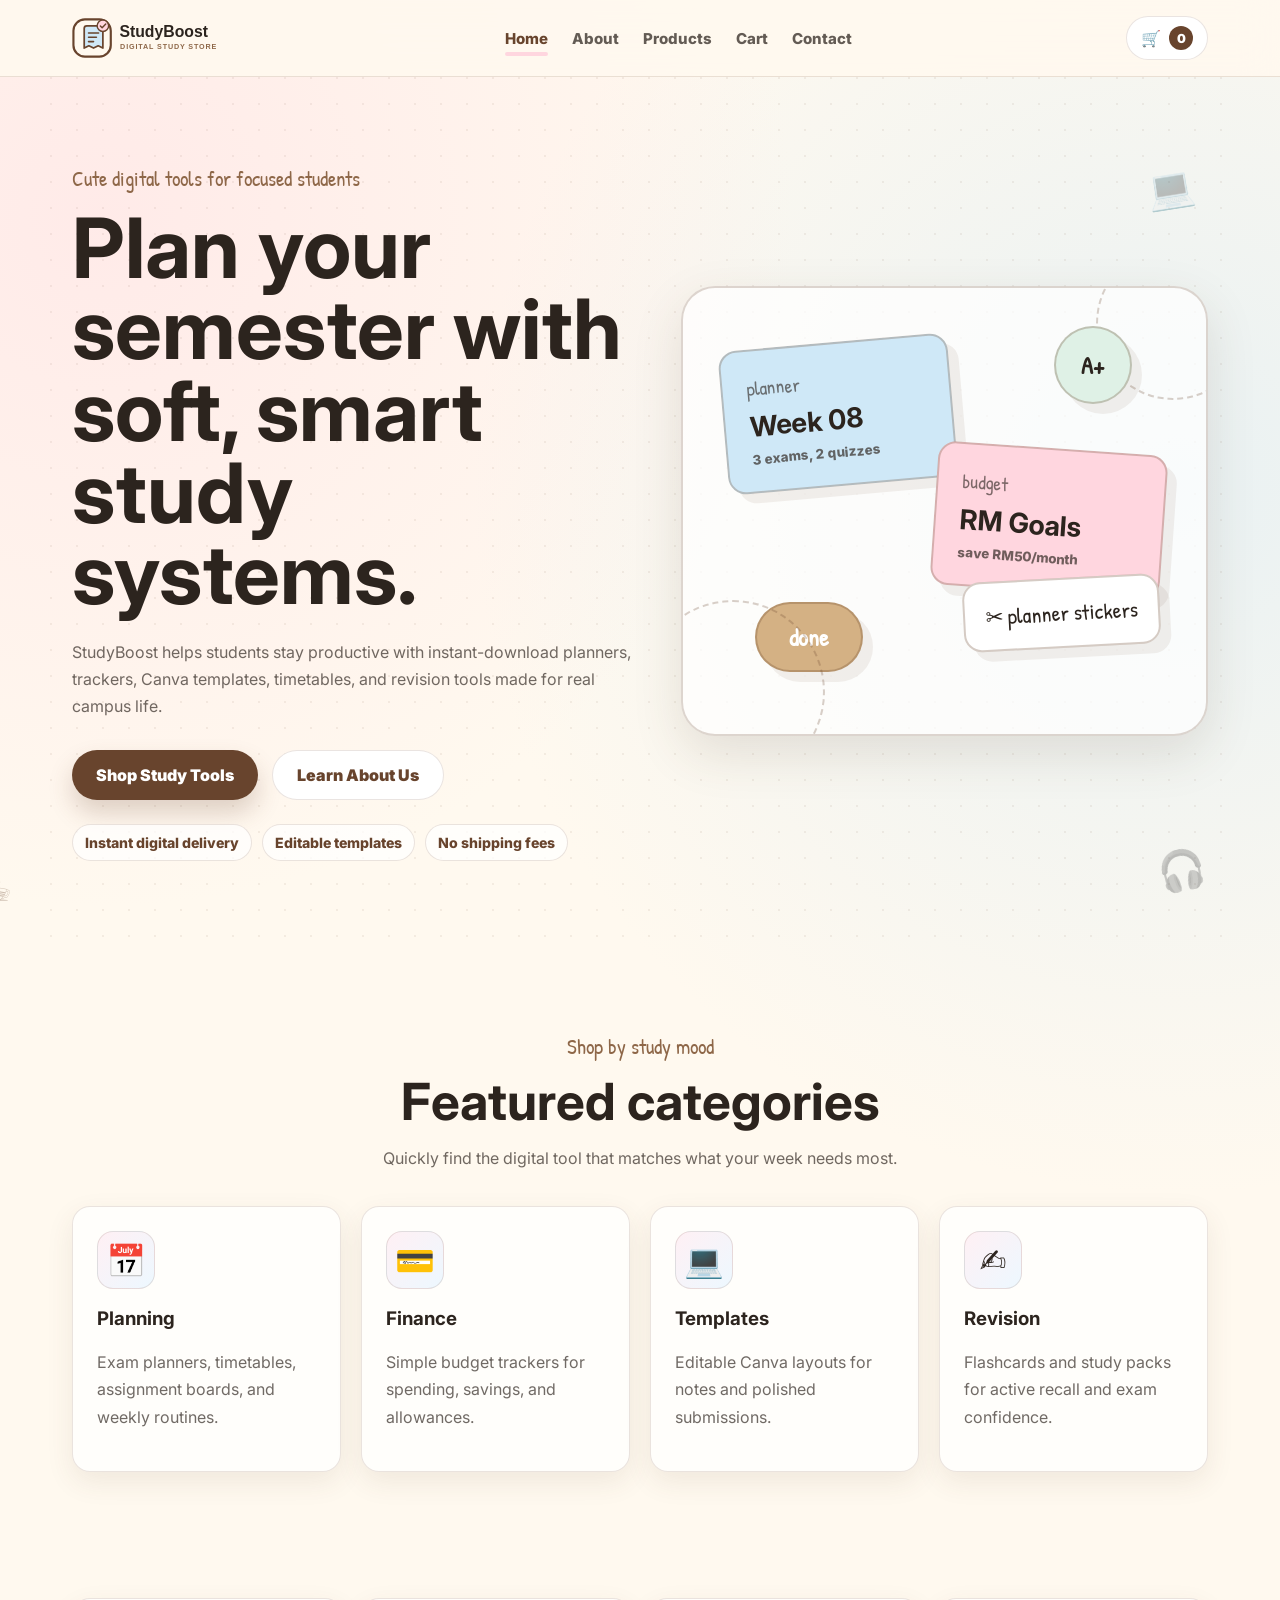
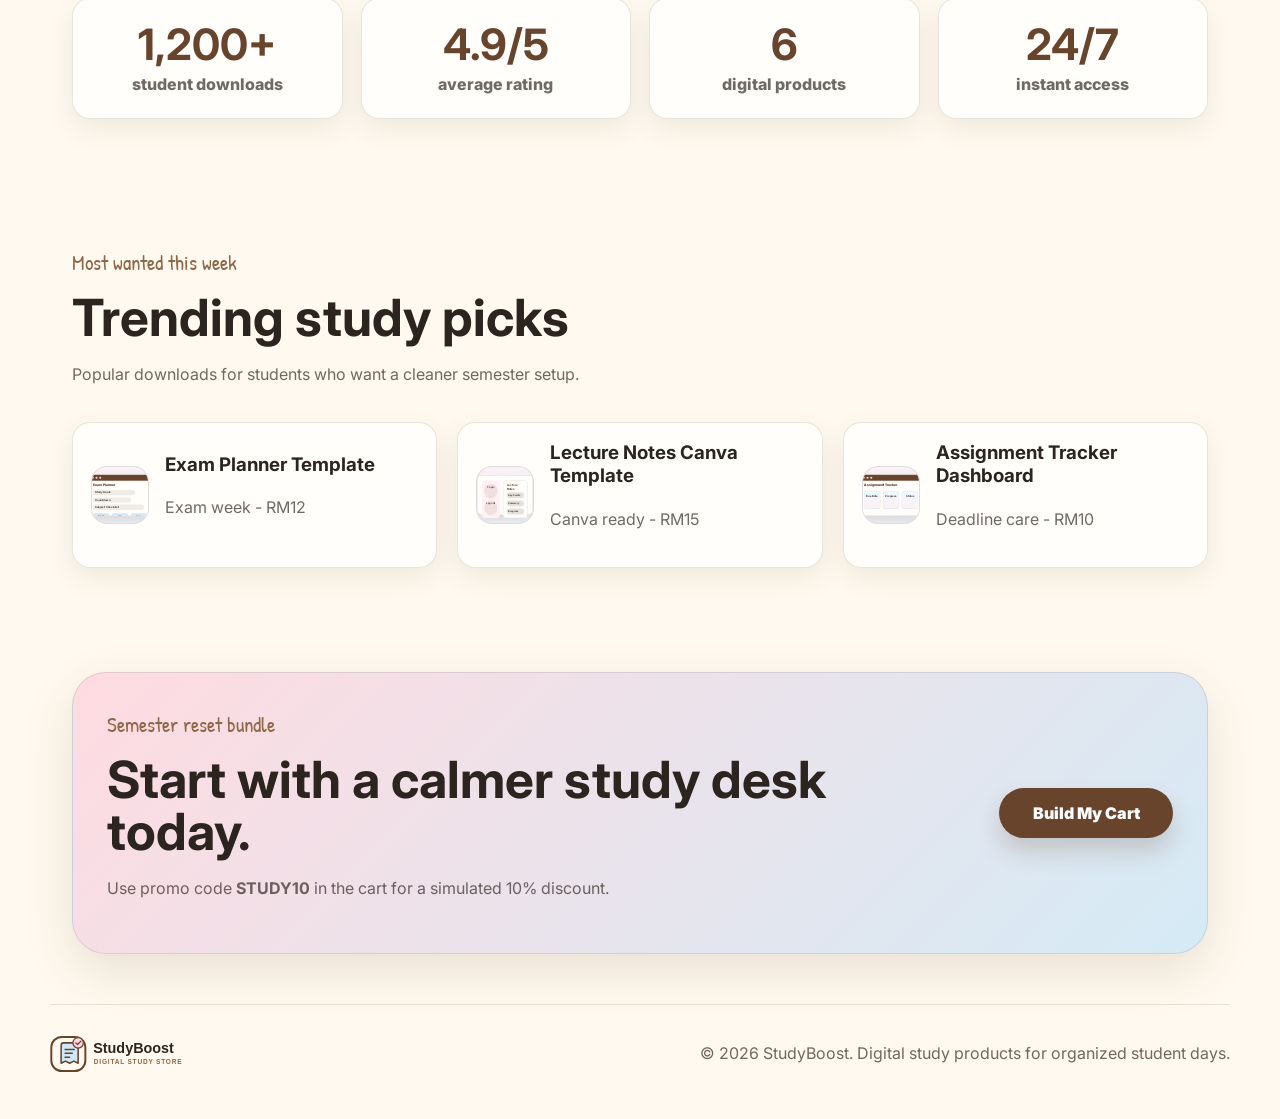
<file: index.html>
<!DOCTYPE html>
<html lang="en">
  <head>
    <meta charset="UTF-8" />
    <meta name="viewport" content="width=device-width, initial-scale=1.0" />
    <title>StudyBoost | Student Digital Product Store</title>
    <meta name="description" content="StudyBoost sells digital planners, trackers, templates, and study tools for students." />
    <link rel="preconnect" href="https://fonts.googleapis.com" />
    <link rel="preconnect" href="https://fonts.gstatic.com" crossorigin />
    <link href="https://fonts.googleapis.com/css2?family=Inter:wght@400;500;600;700;800;900&family=Patrick+Hand&display=swap" rel="stylesheet" />
    <link rel="stylesheet" href="css/global.css" />
    <link rel="stylesheet" href="css/home.css" />
    <link rel="stylesheet" href="css/products.css" />
    <link rel="stylesheet" href="css/responsive.css" />
  </head>
  <body>
    <!-- Navigation Bar Start -->
    <header class="site-header">
      <nav class="nav" aria-label="Primary navigation">
        <a class="logo" href="index.html" aria-label="StudyBoost home">
          <img class="logo-image" src="images/logo/studyboost-logo.svg" alt="StudyBoost" />
        </a>

        <button class="menu-toggle" type="button" aria-label="Open navigation menu" aria-expanded="false">
          <span></span>
          <span></span>
          <span></span>
        </button>

        <div class="nav-links" id="navLinks">
          <a href="index.html" class="active">Home</a>
          <a href="about.html">About</a>
          <a href="products.html">Products</a>
          <a href="cart.html">Cart</a>
          <a href="contact.html">Contact</a>
        </div>

        <a class="cart-button" href="cart.html" aria-label="View cart">
          <span aria-hidden="true">&#128722;</span>
          <span class="cart-count" data-cart-count>0</span>
        </a>
      </nav>
    </header>
    <!-- Navigation Bar End -->

    <main>
      <!-- Hero Section Start -->
      <section class="hero section-band reveal">
        <span class="doodle doodle-laptop" aria-hidden="true">&#128187;</span>
        <span class="doodle doodle-pen" aria-hidden="true">&#9998;</span>
        <span class="doodle doodle-coffee" aria-hidden="true">&#9749;</span>
        <span class="doodle doodle-headphones" aria-hidden="true">&#127911;</span>

        <div class="hero-content">
          <p class="eyebrow">Cute digital tools for focused students</p>
          <h1>Plan your semester with soft, smart study systems.</h1>
          <p>
            StudyBoost helps students stay productive with instant-download planners,
            trackers, Canva templates, timetables, and revision tools made for real campus life.
          </p>
          <div class="hero-actions">
            <a class="button primary" href="products.html">Shop Study Tools</a>
            <a class="button secondary" href="about.html">Learn About Us</a>
          </div>
          <div class="hero-trust" aria-label="Store highlights">
            <span>Instant digital delivery</span>
            <span>Editable templates</span>
            <span>No shipping fees</span>
          </div>
        </div>

        <div class="hero-board" aria-label="Decorative stationery board">
          <div class="paper-note note-blue">
            <span>planner</span>
            <strong>Week 08</strong>
            <small>3 exams, 2 quizzes</small>
          </div>
          <div class="paper-note note-pink">
            <span>budget</span>
            <strong>RM Goals</strong>
            <small>save RM50/month</small>
          </div>
          <div class="sticker sticker-one">A+</div>
          <div class="sticker sticker-two">done</div>
          <div class="doodle-card">&#9986; planner stickers</div>
        </div>
      </section>
      <!-- Hero Section End -->

      <!-- Featured Categories Section Start -->
      <section class="section-wrap reveal">
        <div class="section-heading centered">
          <p class="eyebrow">Shop by study mood</p>
          <h2>Featured categories</h2>
          <p>Quickly find the digital tool that matches what your week needs most.</p>
        </div>
        <div class="category-grid">
          <article class="category-card">
            <span>&#128197;</span>
            <h3>Planning</h3>
            <p>Exam planners, timetables, assignment boards, and weekly routines.</p>
          </article>
          <article class="category-card">
            <span>&#128179;</span>
            <h3>Finance</h3>
            <p>Simple budget trackers for spending, savings, and allowances.</p>
          </article>
          <article class="category-card">
            <span>&#128187;</span>
            <h3>Templates</h3>
            <p>Editable Canva layouts for notes and polished submissions.</p>
          </article>
          <article class="category-card">
            <span>&#9997;</span>
            <h3>Revision</h3>
            <p>Flashcards and study packs for active recall and exam confidence.</p>
          </article>
        </div>
      </section>
      <!-- Featured Categories Section End -->

      <!-- Productivity Statistics Section Start -->
      <section class="stats section-band reveal" aria-label="StudyBoost statistics">
        <div class="stat-card">
          <strong>1,200+</strong>
          <span>student downloads</span>
        </div>
        <div class="stat-card">
          <strong>4.9/5</strong>
          <span>average rating</span>
        </div>
        <div class="stat-card">
          <strong>6</strong>
          <span>digital products</span>
        </div>
        <div class="stat-card">
          <strong>24/7</strong>
          <span>instant access</span>
        </div>
      </section>
      <!-- Productivity Statistics Section End -->

      <!-- Trending Products Section Start -->
      <section class="section-wrap reveal">
        <div class="section-heading">
          <p class="eyebrow">Most wanted this week</p>
          <h2>Trending study picks</h2>
          <p>Popular downloads for students who want a cleaner semester setup.</p>
        </div>
        <div class="trending-grid" id="trendingGrid"></div>
      </section>
      <!-- Trending Products Section End -->

      <!-- CTA Section Start -->
      <section class="cta-band reveal">
        <div>
          <p class="eyebrow">Semester reset bundle</p>
          <h2>Start with a calmer study desk today.</h2>
          <p>Use promo code <strong>STUDY10</strong> in the cart for a simulated 10% discount.</p>
        </div>
        <a class="button primary" href="products.html">Build My Cart</a>
      </section>
      <!-- CTA Section End -->
    </main>

    <!-- Footer Start -->
    <footer class="footer">
      <div class="footer-inner">
        <a class="logo" href="index.html">
          <img class="logo-image" src="images/logo/studyboost-logo.svg" alt="StudyBoost" />
        </a>
        <p>&copy; 2026 StudyBoost. Digital study products for organized student days.</p>
      </div>
    </footer>
    <!-- Footer End -->

    <script src="js/cart.js" defer></script>
    <script src="js/main.js" defer></script>
    <script src="js/products.js" defer></script>
    <script src="js/animations.js" defer></script>
  </body>
</html>
</file>
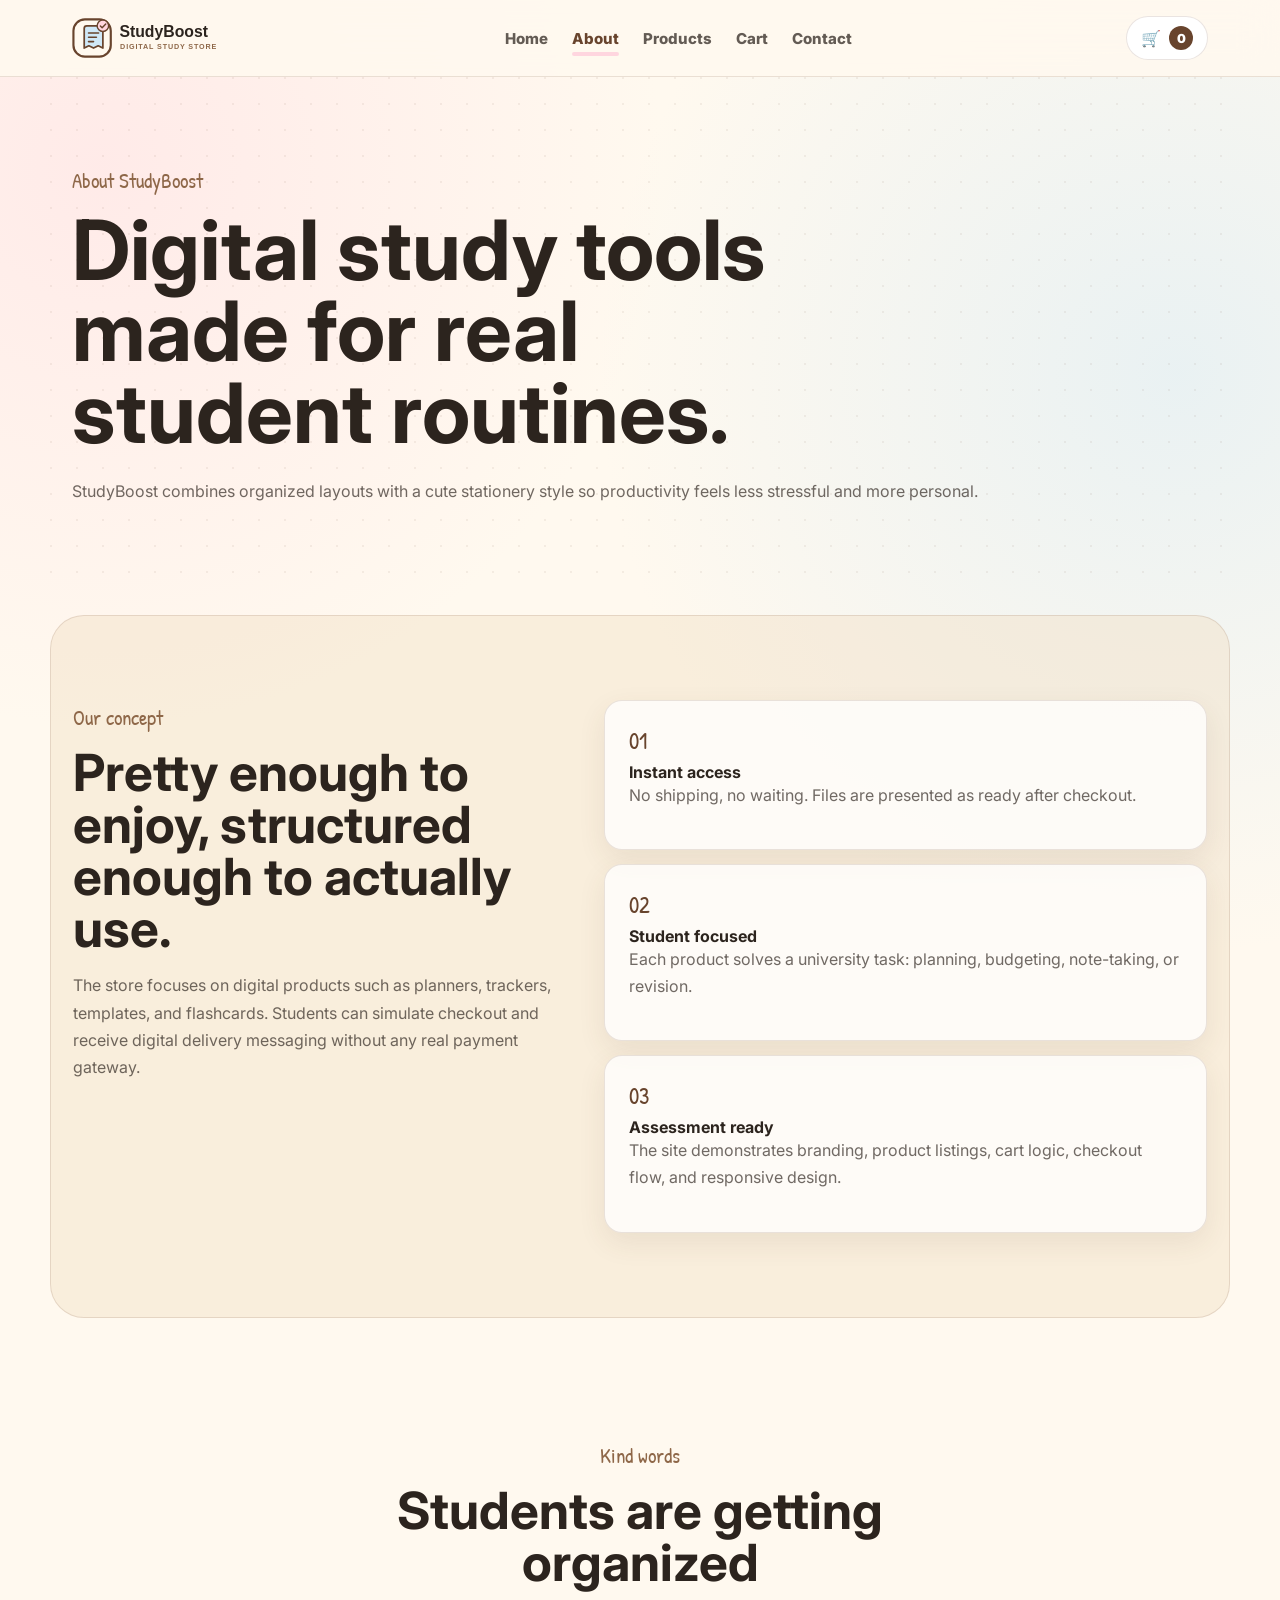
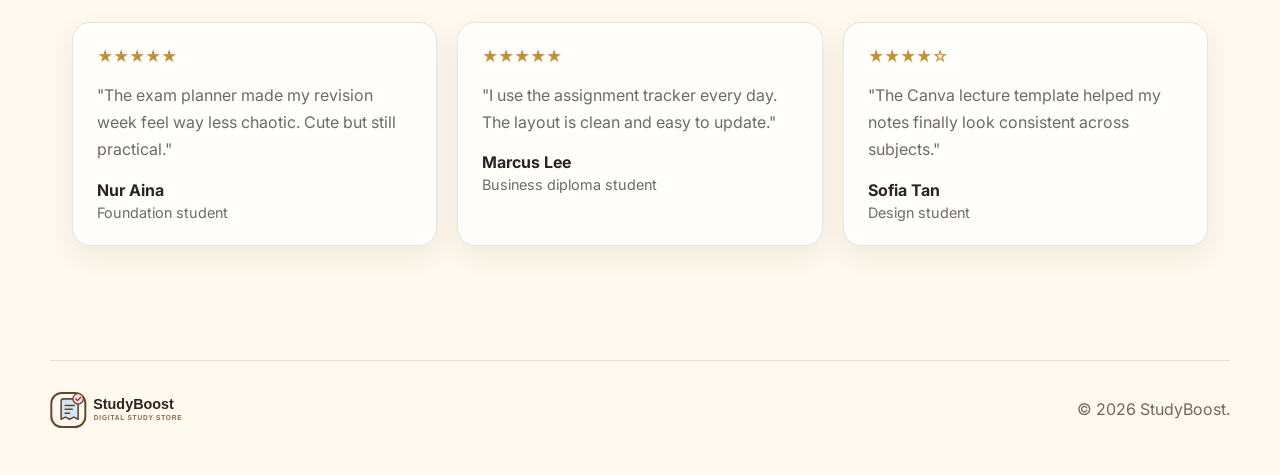
<file: about.html>
<!DOCTYPE html>
<html lang="en">
  <head>
    <meta charset="UTF-8" />
    <meta name="viewport" content="width=device-width, initial-scale=1.0" />
    <title>About | StudyBoost</title>
    <link rel="preconnect" href="https://fonts.googleapis.com" />
    <link rel="preconnect" href="https://fonts.gstatic.com" crossorigin />
    <link href="https://fonts.googleapis.com/css2?family=Inter:wght@400;500;600;700;800;900&family=Patrick+Hand&display=swap" rel="stylesheet" />
    <link rel="stylesheet" href="css/global.css" />
    <link rel="stylesheet" href="css/home.css" />
    <link rel="stylesheet" href="css/responsive.css" />
  </head>
  <body>
    <!-- Navigation Bar Start -->
    <header class="site-header">
      <nav class="nav" aria-label="Primary navigation">
        <a class="logo" href="index.html"><img class="logo-image" src="images/logo/studyboost-logo.svg" alt="StudyBoost" /></a>
        <button class="menu-toggle" type="button" aria-label="Open navigation menu" aria-expanded="false"><span></span><span></span><span></span></button>
        <div class="nav-links" id="navLinks">
          <a href="index.html">Home</a>
          <a href="about.html" class="active">About</a>
          <a href="products.html">Products</a>
          <a href="cart.html">Cart</a>
          <a href="contact.html">Contact</a>
        </div>
        <a class="cart-button" href="cart.html" aria-label="View cart"><span aria-hidden="true">&#128722;</span><span class="cart-count" data-cart-count>0</span></a>
      </nav>
    </header>
    <!-- Navigation Bar End -->

    <main>
      <!-- Page Banner Start -->
      <section class="page-hero section-band reveal">
        <p class="eyebrow">About StudyBoost</p>
        <h1>Digital study tools made for real student routines.</h1>
        <p>StudyBoost combines organized layouts with a cute stationery style so productivity feels less stressful and more personal.</p>
      </section>
      <!-- Page Banner End -->

      <!-- About Content Start -->
      <section class="why section-band reveal">
        <div class="about-copy">
          <p class="eyebrow">Our concept</p>
          <h2>Pretty enough to enjoy, structured enough to actually use.</h2>
          <p>
            The store focuses on digital products such as planners, trackers, templates, and flashcards.
            Students can simulate checkout and receive digital delivery messaging without any real payment gateway.
          </p>
        </div>
        <div class="why-grid">
          <article>
            <span>01</span>
            <strong>Instant access</strong>
            <p>No shipping, no waiting. Files are presented as ready after checkout.</p>
          </article>
          <article>
            <span>02</span>
            <strong>Student focused</strong>
            <p>Each product solves a university task: planning, budgeting, note-taking, or revision.</p>
          </article>
          <article>
            <span>03</span>
            <strong>Assessment ready</strong>
            <p>The site demonstrates branding, product listings, cart logic, checkout flow, and responsive design.</p>
          </article>
        </div>
      </section>
      <!-- About Content End -->

      <!-- Reviews Section Start -->
      <section class="section-wrap reveal">
        <div class="section-heading centered">
          <p class="eyebrow">Kind words</p>
          <h2>Students are getting organized</h2>
        </div>
        <div class="review-grid">
          <article class="review-card">
            <div class="stars" aria-label="5 star rating">&#9733;&#9733;&#9733;&#9733;&#9733;</div>
            <p>"The exam planner made my revision week feel way less chaotic. Cute but still practical."</p>
            <strong>Nur Aina</strong>
            <span>Foundation student</span>
          </article>
          <article class="review-card">
            <div class="stars" aria-label="5 star rating">&#9733;&#9733;&#9733;&#9733;&#9733;</div>
            <p>"I use the assignment tracker every day. The layout is clean and easy to update."</p>
            <strong>Marcus Lee</strong>
            <span>Business diploma student</span>
          </article>
          <article class="review-card">
            <div class="stars" aria-label="4 star rating">&#9733;&#9733;&#9733;&#9733;&#9734;</div>
            <p>"The Canva lecture template helped my notes finally look consistent across subjects."</p>
            <strong>Sofia Tan</strong>
            <span>Design student</span>
          </article>
        </div>
      </section>
      <!-- Reviews Section End -->
    </main>

    <footer class="footer"><div class="footer-inner"><a class="logo" href="index.html"><img class="logo-image" src="images/logo/studyboost-logo.svg" alt="StudyBoost" /></a><p>&copy; 2026 StudyBoost.</p></div></footer>
    <script src="js/cart.js" defer></script>
    <script src="js/main.js" defer></script>
    <script src="js/animations.js" defer></script>
  </body>
</html>
</file>
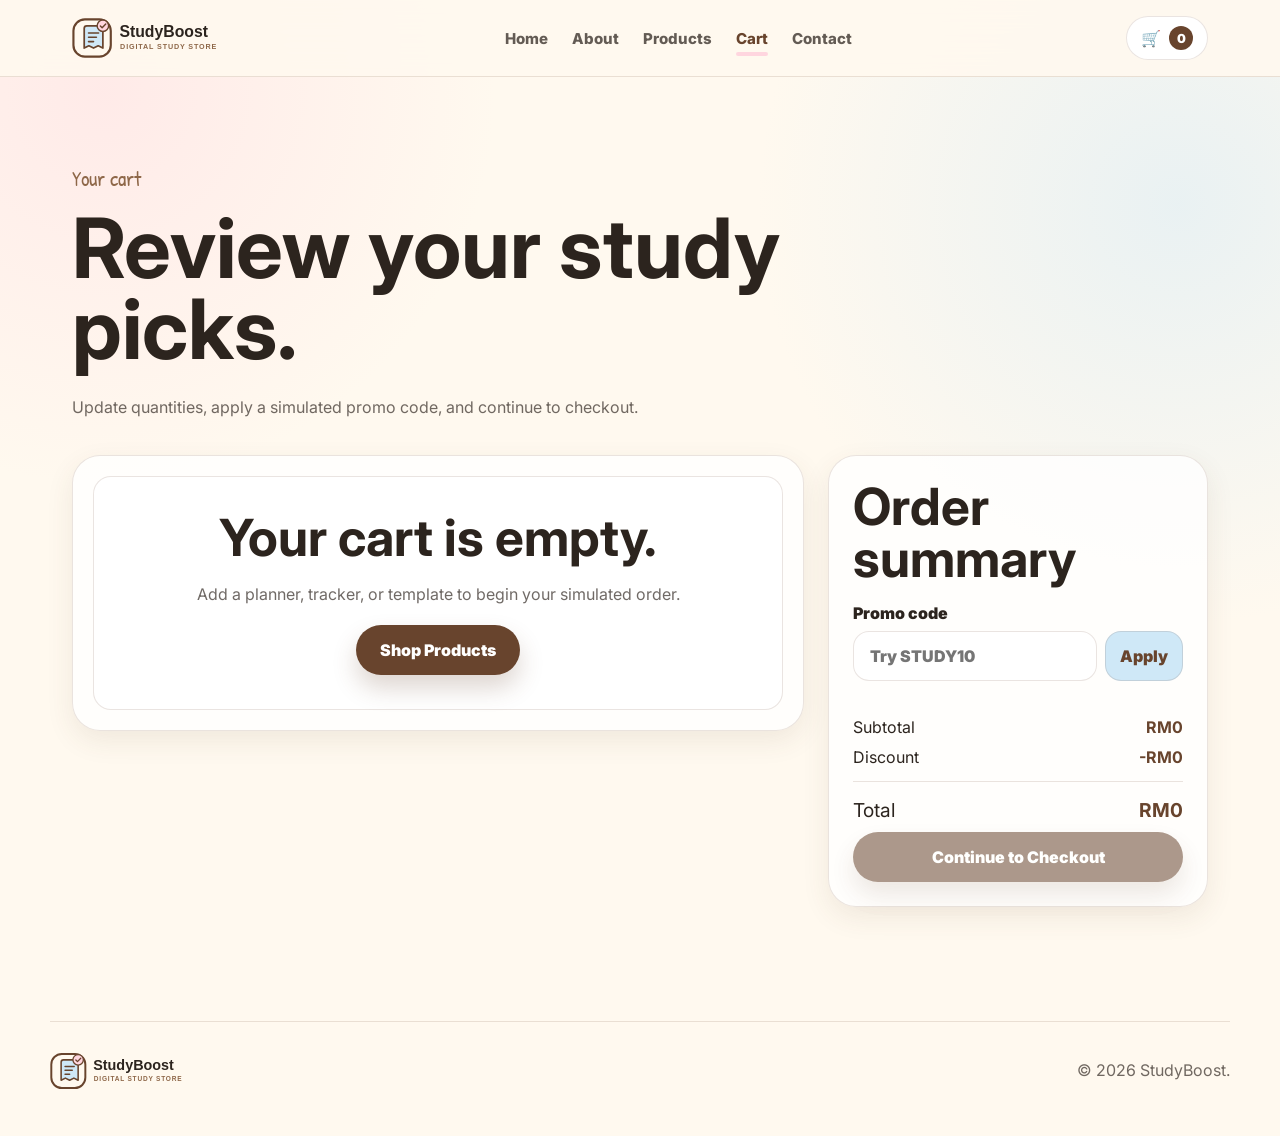
<file: cart.html>
<!DOCTYPE html>
<html lang="en">
  <head>
    <meta charset="UTF-8" />
    <meta name="viewport" content="width=device-width, initial-scale=1.0" />
    <title>Cart | StudyBoost</title>
    <link rel="preconnect" href="https://fonts.googleapis.com" />
    <link rel="preconnect" href="https://fonts.gstatic.com" crossorigin />
    <link href="https://fonts.googleapis.com/css2?family=Inter:wght@400;500;600;700;800;900&family=Patrick+Hand&display=swap" rel="stylesheet" />
    <link rel="stylesheet" href="css/global.css" />
    <link rel="stylesheet" href="css/cart.css" />
    <link rel="stylesheet" href="css/responsive.css" />
  </head>
  <body>
    <!-- Navigation Bar Start -->
    <header class="site-header">
      <nav class="nav" aria-label="Primary navigation">
        <a class="logo" href="index.html"><img class="logo-image" src="images/logo/studyboost-logo.svg" alt="StudyBoost" /></a>
        <button class="menu-toggle" type="button" aria-label="Open navigation menu" aria-expanded="false"><span></span><span></span><span></span></button>
        <div class="nav-links" id="navLinks">
          <a href="index.html">Home</a>
          <a href="about.html">About</a>
          <a href="products.html">Products</a>
          <a href="cart.html" class="active">Cart</a>
          <a href="contact.html">Contact</a>
        </div>
        <a class="cart-button" href="cart.html" aria-label="View cart"><span aria-hidden="true">&#128722;</span><span class="cart-count" data-cart-count>0</span></a>
      </nav>
    </header>
    <!-- Navigation Bar End -->

    <main>
      <!-- Cart Page Start -->
      <section class="section-band reveal">
        <div class="section-heading">
          <p class="eyebrow">Your cart</p>
          <h1>Review your study picks.</h1>
          <p>Update quantities, apply a simulated promo code, and continue to checkout.</p>
        </div>

        <div class="cart-layout">
          <div class="cart-page-items" id="cartPageItems"></div>

          <aside class="cart-summary" aria-label="Cart summary">
            <h2>Order summary</h2>
            <label class="promo-field" for="promoCode">
              <span>Promo code</span>
              <div>
                <input type="text" id="promoCode" placeholder="Try STUDY10" />
                <button type="button" id="applyPromo">Apply</button>
              </div>
            </label>
            <p class="promo-message" id="promoMessage" aria-live="polite"></p>
            <div class="summary-row"><span>Subtotal</span><strong id="cartSubtotal">RM0</strong></div>
            <div class="summary-row"><span>Discount</span><strong id="cartDiscount">-RM0</strong></div>
            <div class="summary-row total-row"><span>Total</span><strong id="cartTotal">RM0</strong></div>
            <a class="button primary full" id="checkoutLink" href="checkout.html">Continue to Checkout</a>
          </aside>
        </div>
      </section>
      <!-- Cart Page End -->
    </main>

    <footer class="footer"><div class="footer-inner"><a class="logo" href="index.html"><img class="logo-image" src="images/logo/studyboost-logo.svg" alt="StudyBoost" /></a><p>&copy; 2026 StudyBoost.</p></div></footer>
    <script src="js/cart.js" defer></script>
    <script src="js/main.js" defer></script>
    <script src="js/animations.js" defer></script>
  </body>
</html>
</file>
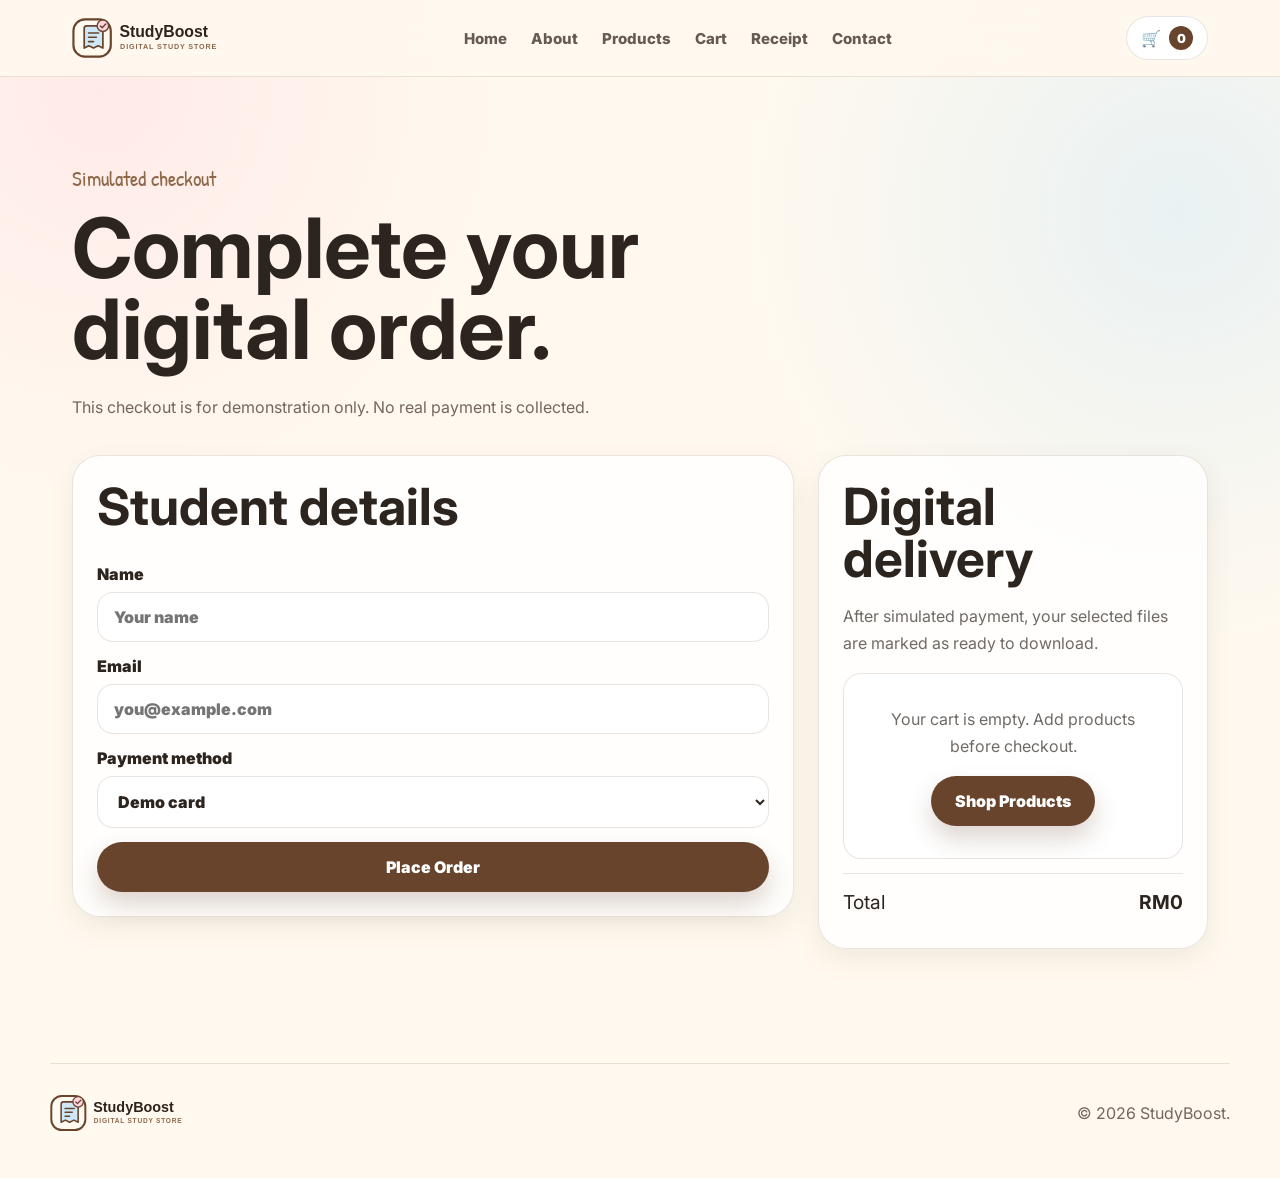
<file: checkout.html>
<!DOCTYPE html>
<html lang="en">
  <head>
    <meta charset="UTF-8" />
    <meta name="viewport" content="width=device-width, initial-scale=1.0" />
    <title>Checkout | StudyBoost</title>
    <link rel="preconnect" href="https://fonts.googleapis.com" />
    <link rel="preconnect" href="https://fonts.gstatic.com" crossorigin />
    <link href="https://fonts.googleapis.com/css2?family=Inter:wght@400;500;600;700;800;900&family=Patrick+Hand&display=swap" rel="stylesheet" />
    <link rel="stylesheet" href="css/global.css" />
    <link rel="stylesheet" href="css/checkout.css" />
    <link rel="stylesheet" href="css/responsive.css" />
  </head>
  <body>
    <!-- Navigation Bar Start -->
    <header class="site-header">
      <nav class="nav" aria-label="Primary navigation">
        <a class="logo" href="index.html"><img class="logo-image" src="images/logo/studyboost-logo.svg" alt="StudyBoost" /></a>
        <button class="menu-toggle" type="button" aria-label="Open navigation menu" aria-expanded="false"><span></span><span></span><span></span></button>
        <div class="nav-links" id="navLinks">
          <a href="index.html">Home</a>
          <a href="about.html">About</a>
          <a href="products.html">Products</a>
          <a href="cart.html">Cart</a>
          <a href="receipt.html">Receipt</a>
          <a href="contact.html">Contact</a>
        </div>
        <a class="cart-button" href="cart.html" aria-label="View cart"><span aria-hidden="true">&#128722;</span><span class="cart-count" data-cart-count>0</span></a>
      </nav>
    </header>
    <!-- Navigation Bar End -->

    <main>
      <!-- Checkout Section Start -->
      <section class="section-band reveal">
        <div class="section-heading">
          <p class="eyebrow">Simulated checkout</p>
          <h1>Complete your digital order.</h1>
          <p>This checkout is for demonstration only. No real payment is collected.</p>
        </div>

        <div class="checkout-layout">
          <form class="checkout-form" id="checkoutForm">
            <h2>Student details</h2>
            <label>Name<input type="text" id="customerName" placeholder="Your name" required /></label>
            <label>Email<input type="email" id="customerEmail" placeholder="you@example.com" required /></label>
            <label>Payment method
              <select id="paymentMethod" required>
                <option value="Demo card">Demo card</option>
                <option value="Online banking demo">Online banking demo</option>
                <option value="E-wallet demo">E-wallet demo</option>
              </select>
            </label>
            <button class="button primary full" type="submit">Place Order</button>
          </form>

          <aside class="checkout-summary">
            <h2>Digital delivery</h2>
            <p>After simulated payment, your selected files are marked as ready to download.</p>
            <div id="checkoutItems"></div>
            <div class="summary-row total-row"><span>Total</span><strong id="checkoutTotal">RM0</strong></div>
          </aside>
        </div>
      </section>
      <!-- Checkout Section End -->
    </main>

    <!-- Checkout Success Popup Start -->
    <div class="modal-backdrop" id="successModal" aria-hidden="true">
      <section class="checkout-modal" role="dialog" aria-modal="true" aria-labelledby="successTitle">
        <div class="success-badge">&#10003;</div>
        <h2 id="successTitle">Checkout complete!</h2>
        <p>Your StudyBoost downloads are ready. This was a simulated order for assessment purposes.</p>
        <div class="download-list" id="downloadList"></div>
        <a class="button primary" href="receipt.html">View Receipt</a>
      </section>
    </div>
    <!-- Checkout Success Popup End -->

    <footer class="footer"><div class="footer-inner"><a class="logo" href="index.html"><img class="logo-image" src="images/logo/studyboost-logo.svg" alt="StudyBoost" /></a><p>&copy; 2026 StudyBoost.</p></div></footer>
    <script src="js/cart.js" defer></script>
    <script src="js/main.js" defer></script>
    <script src="js/checkout.js" defer></script>
    <script src="js/animations.js" defer></script>
  </body>
</html>
</file>
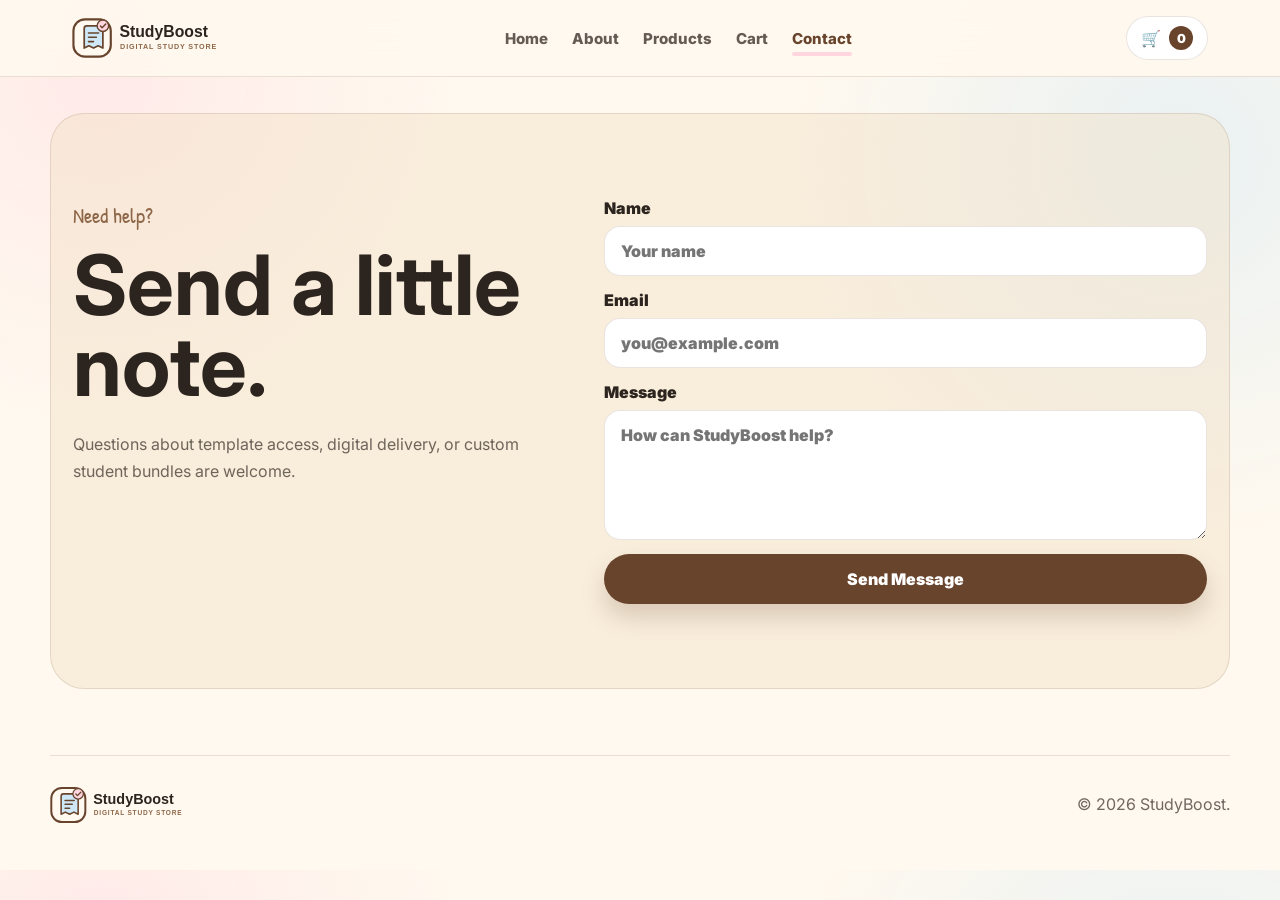
<file: contact.html>
<!DOCTYPE html>
<html lang="en">
  <head>
    <meta charset="UTF-8" />
    <meta name="viewport" content="width=device-width, initial-scale=1.0" />
    <title>Contact | StudyBoost</title>
    <link rel="preconnect" href="https://fonts.googleapis.com" />
    <link rel="preconnect" href="https://fonts.gstatic.com" crossorigin />
    <link href="https://fonts.googleapis.com/css2?family=Inter:wght@400;500;600;700;800;900&family=Patrick+Hand&display=swap" rel="stylesheet" />
    <link rel="stylesheet" href="css/global.css" />
    <link rel="stylesheet" href="css/home.css" />
    <link rel="stylesheet" href="css/responsive.css" />
  </head>
  <body>
    <!-- Navigation Bar Start -->
    <header class="site-header">
      <nav class="nav" aria-label="Primary navigation">
        <a class="logo" href="index.html"><img class="logo-image" src="images/logo/studyboost-logo.svg" alt="StudyBoost" /></a>
        <button class="menu-toggle" type="button" aria-label="Open navigation menu" aria-expanded="false"><span></span><span></span><span></span></button>
        <div class="nav-links" id="navLinks">
          <a href="index.html">Home</a>
          <a href="about.html">About</a>
          <a href="products.html">Products</a>
          <a href="cart.html">Cart</a>
          <a href="contact.html" class="active">Contact</a>
        </div>
        <a class="cart-button" href="cart.html" aria-label="View cart"><span aria-hidden="true">&#128722;</span><span class="cart-count" data-cart-count>0</span></a>
      </nav>
    </header>
    <!-- Navigation Bar End -->

    <main>
      <!-- Contact Section Start -->
      <section class="contact section-band reveal">
        <div class="contact-copy">
          <p class="eyebrow">Need help?</p>
          <h1>Send a little note.</h1>
          <p>Questions about template access, digital delivery, or custom student bundles are welcome.</p>
        </div>
        <form class="contact-form">
          <label>Name<input type="text" placeholder="Your name" required /></label>
          <label>Email<input type="email" placeholder="you@example.com" required /></label>
          <label>Message<textarea rows="5" placeholder="How can StudyBoost help?" required></textarea></label>
          <button class="button primary" type="submit">Send Message</button>
        </form>
      </section>
      <!-- Contact Section End -->
    </main>

    <footer class="footer"><div class="footer-inner"><a class="logo" href="index.html"><img class="logo-image" src="images/logo/studyboost-logo.svg" alt="StudyBoost" /></a><p>&copy; 2026 StudyBoost.</p></div></footer>
    <script src="js/cart.js" defer></script>
    <script src="js/main.js" defer></script>
    <script src="js/animations.js" defer></script>
  </body>
</html>
</file>
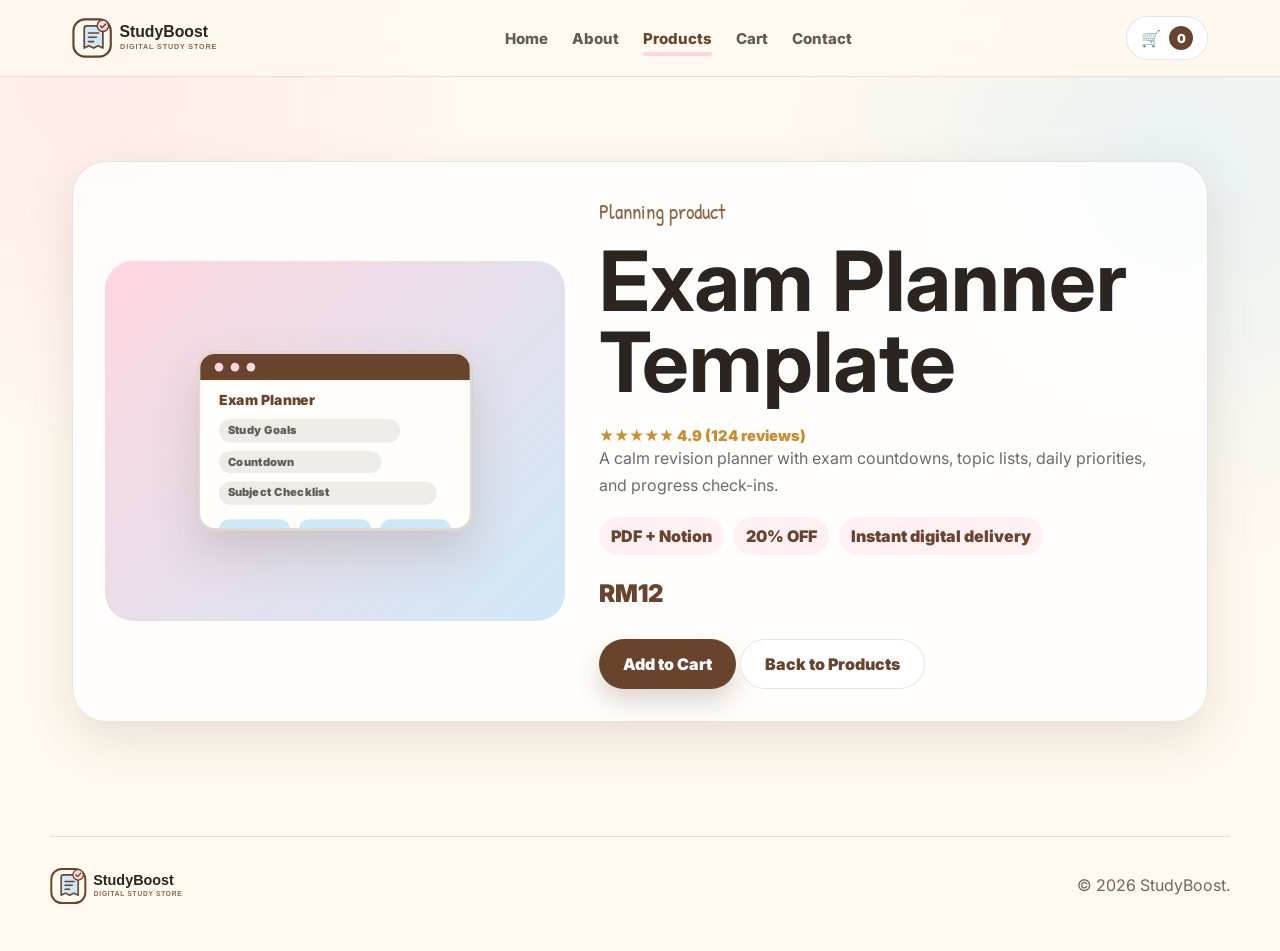
<file: product-details.html>
<!DOCTYPE html>
<html lang="en">
  <head>
    <meta charset="UTF-8" />
    <meta name="viewport" content="width=device-width, initial-scale=1.0" />
    <title>Product Details | StudyBoost</title>
    <link rel="preconnect" href="https://fonts.googleapis.com" />
    <link rel="preconnect" href="https://fonts.gstatic.com" crossorigin />
    <link href="https://fonts.googleapis.com/css2?family=Inter:wght@400;500;600;700;800;900&family=Patrick+Hand&display=swap" rel="stylesheet" />
    <link rel="stylesheet" href="css/global.css" />
    <link rel="stylesheet" href="css/products.css" />
    <link rel="stylesheet" href="css/responsive.css" />
  </head>
  <body>
    <!-- Navigation Bar Start -->
    <header class="site-header">
      <nav class="nav" aria-label="Primary navigation">
        <a class="logo" href="index.html"><img class="logo-image" src="images/logo/studyboost-logo.svg" alt="StudyBoost" /></a>
        <button class="menu-toggle" type="button" aria-label="Open navigation menu" aria-expanded="false"><span></span><span></span><span></span></button>
        <div class="nav-links" id="navLinks">
          <a href="index.html">Home</a>
          <a href="about.html">About</a>
          <a href="products.html" class="active">Products</a>
          <a href="cart.html">Cart</a>
          <a href="contact.html">Contact</a>
        </div>
        <a class="cart-button" href="cart.html" aria-label="View cart"><span aria-hidden="true">&#128722;</span><span class="cart-count" data-cart-count>0</span></a>
      </nav>
    </header>
    <!-- Navigation Bar End -->

    <main>
      <!-- Product Details Section Start -->
      <section class="section-band reveal">
        <div class="product-detail" id="productDetail">
          <!-- JavaScript renders the selected product details here -->
        </div>
      </section>
      <!-- Product Details Section End -->
    </main>

    <footer class="footer"><div class="footer-inner"><a class="logo" href="index.html"><img class="logo-image" src="images/logo/studyboost-logo.svg" alt="StudyBoost" /></a><p>&copy; 2026 StudyBoost.</p></div></footer>
    <script src="js/cart.js" defer></script>
    <script src="js/main.js" defer></script>
    <script src="js/products.js" defer></script>
    <script src="js/animations.js" defer></script>
  </body>
</html>
</file>
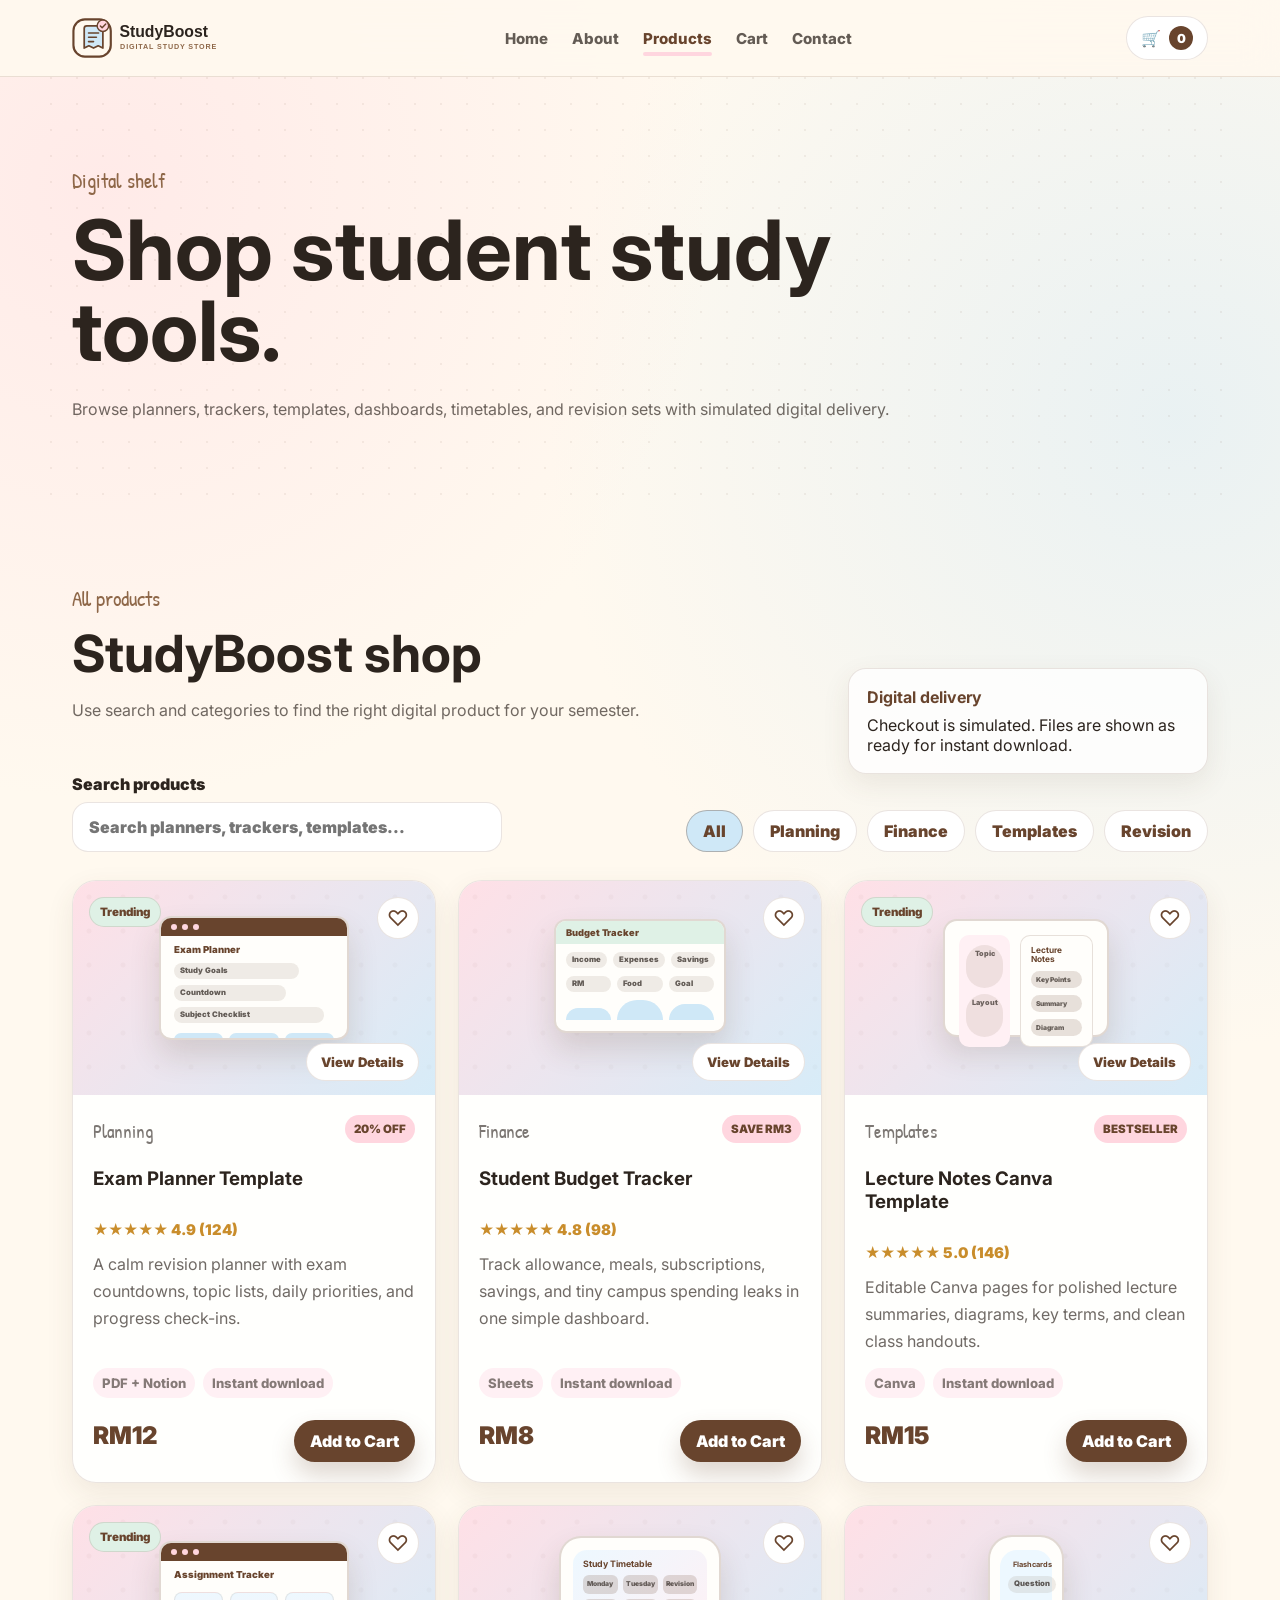
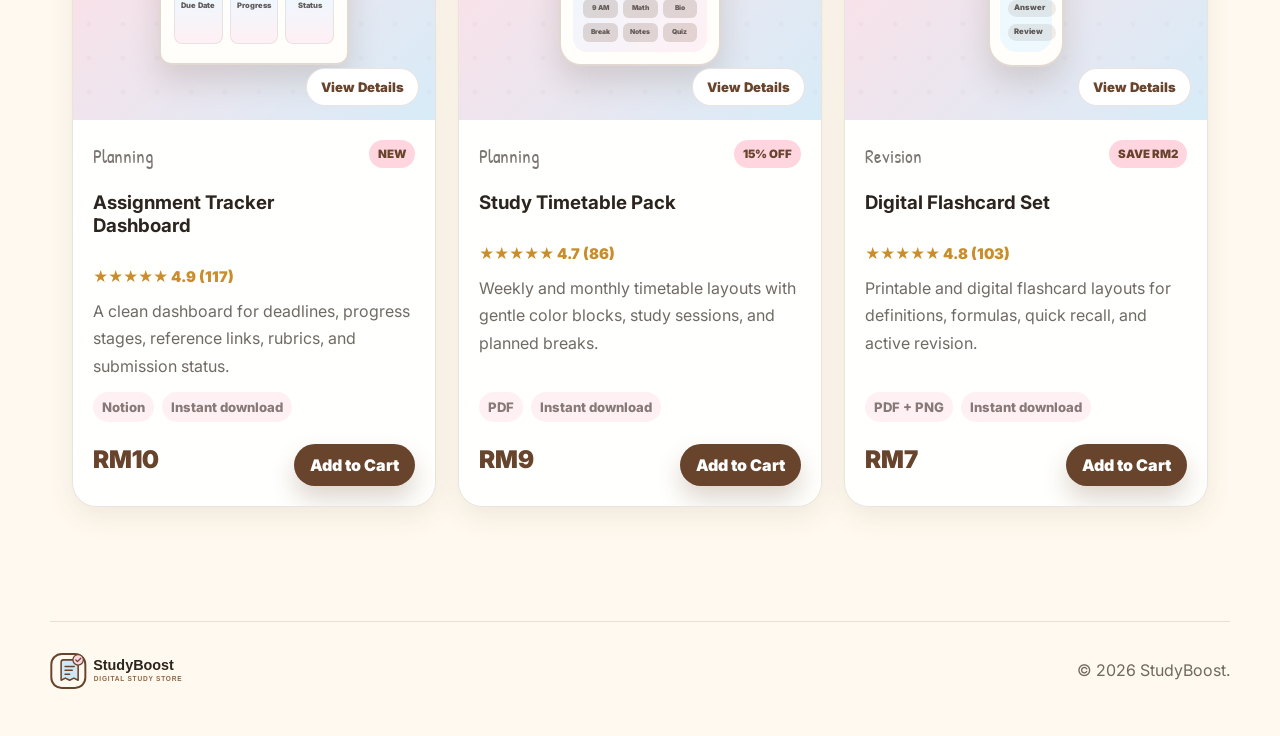
<file: products.html>
<!DOCTYPE html>
<html lang="en">
  <head>
    <meta charset="UTF-8" />
    <meta name="viewport" content="width=device-width, initial-scale=1.0" />
    <title>Products | StudyBoost</title>
    <link rel="preconnect" href="https://fonts.googleapis.com" />
    <link rel="preconnect" href="https://fonts.gstatic.com" crossorigin />
    <link href="https://fonts.googleapis.com/css2?family=Inter:wght@400;500;600;700;800;900&family=Patrick+Hand&display=swap" rel="stylesheet" />
    <link rel="stylesheet" href="css/global.css" />
    <link rel="stylesheet" href="css/products.css" />
    <link rel="stylesheet" href="css/responsive.css" />
  </head>
  <body>
    <!-- Navigation Bar Start -->
    <header class="site-header">
      <nav class="nav" aria-label="Primary navigation">
        <a class="logo" href="index.html"><img class="logo-image" src="images/logo/studyboost-logo.svg" alt="StudyBoost" /></a>
        <button class="menu-toggle" type="button" aria-label="Open navigation menu" aria-expanded="false"><span></span><span></span><span></span></button>
        <div class="nav-links" id="navLinks">
          <a href="index.html">Home</a>
          <a href="about.html">About</a>
          <a href="products.html" class="active">Products</a>
          <a href="cart.html">Cart</a>
          <a href="contact.html">Contact</a>
        </div>
        <a class="cart-button" href="cart.html" aria-label="View cart"><span aria-hidden="true">&#128722;</span><span class="cart-count" data-cart-count>0</span></a>
      </nav>
    </header>
    <!-- Navigation Bar End -->

    <main>
      <!-- Products Header Start -->
      <section class="page-hero section-band reveal">
        <p class="eyebrow">Digital shelf</p>
        <h1>Shop student study tools.</h1>
        <p>Browse planners, trackers, templates, dashboards, timetables, and revision sets with simulated digital delivery.</p>
      </section>
      <!-- Products Header End -->

      <!-- Product Controls Start -->
      <section class="section-wrap products-page reveal">
        <div class="shop-heading">
          <div class="section-heading">
            <p class="eyebrow">All products</p>
            <h2>StudyBoost shop</h2>
            <p>Use search and categories to find the right digital product for your semester.</p>
          </div>
          <div class="delivery-note">
            <strong>Digital delivery</strong>
            <span>Checkout is simulated. Files are shown as ready for instant download.</span>
          </div>
        </div>

        <div class="shop-controls" aria-label="Product filters">
          <label class="search-field" for="productSearch">
            <span>Search products</span>
            <input type="search" id="productSearch" placeholder="Search planners, trackers, templates..." />
          </label>
          <div class="filter-buttons" id="filterButtons">
            <button class="filter active" type="button" data-category="All">All</button>
            <button class="filter" type="button" data-category="Planning">Planning</button>
            <button class="filter" type="button" data-category="Finance">Finance</button>
            <button class="filter" type="button" data-category="Templates">Templates</button>
            <button class="filter" type="button" data-category="Revision">Revision</button>
          </div>
        </div>

        <!-- Product Grid: JavaScript renders cards here -->
        <div class="product-grid" id="productGrid" aria-live="polite"></div>
      </section>
      <!-- Product Controls End -->
    </main>

    <footer class="footer"><div class="footer-inner"><a class="logo" href="index.html"><img class="logo-image" src="images/logo/studyboost-logo.svg" alt="StudyBoost" /></a><p>&copy; 2026 StudyBoost.</p></div></footer>
    <script src="js/cart.js" defer></script>
    <script src="js/main.js" defer></script>
    <script src="js/products.js" defer></script>
    <script src="js/animations.js" defer></script>
  </body>
</html>
</file>
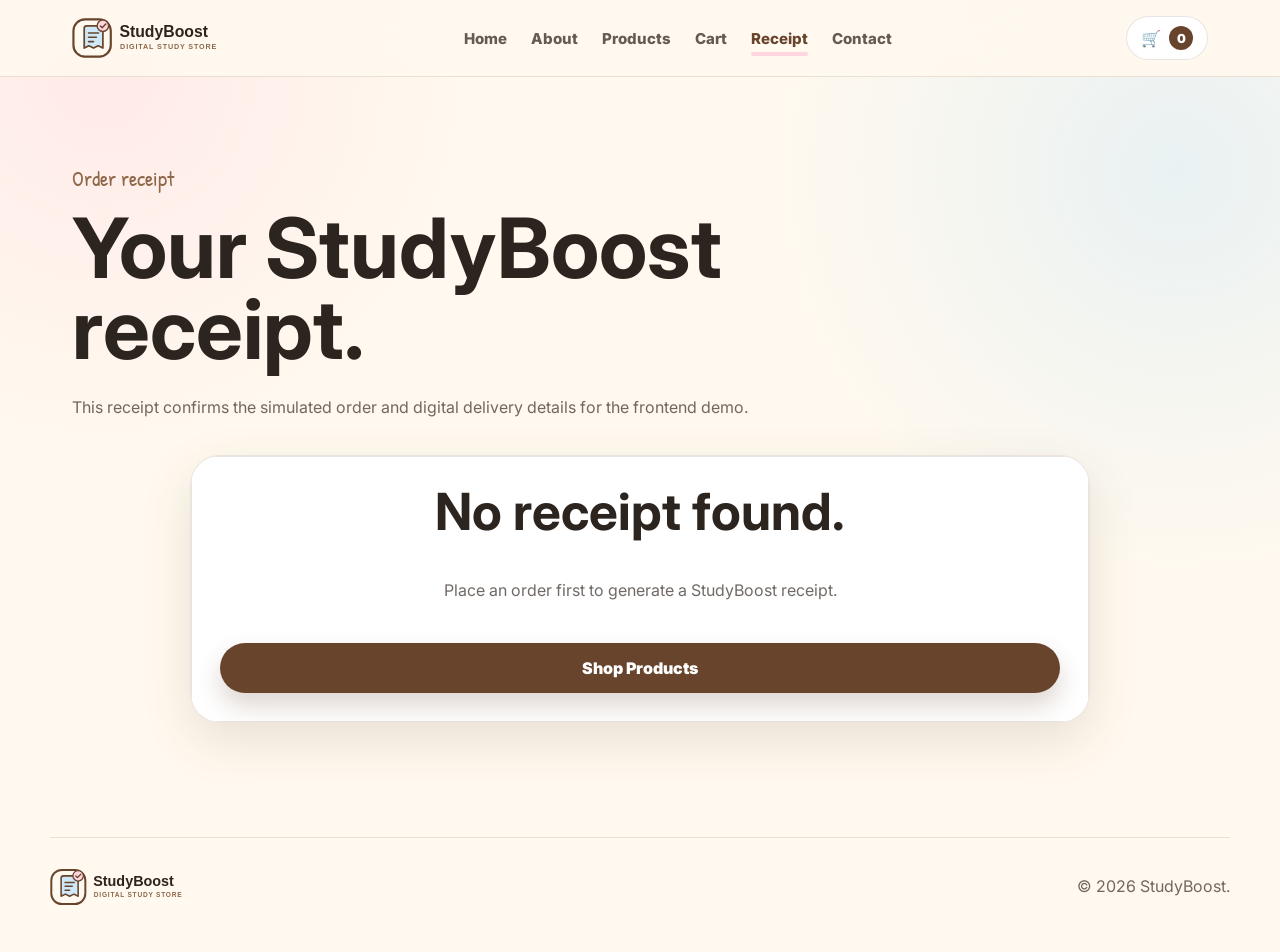
<file: receipt.html>
<!DOCTYPE html>
<html lang="en">
  <head>
    <meta charset="UTF-8" />
    <meta name="viewport" content="width=device-width, initial-scale=1.0" />
    <title>Receipt | StudyBoost</title>
    <link rel="preconnect" href="https://fonts.googleapis.com" />
    <link rel="preconnect" href="https://fonts.gstatic.com" crossorigin />
    <link href="https://fonts.googleapis.com/css2?family=Inter:wght@400;500;600;700;800;900&family=Patrick+Hand&display=swap" rel="stylesheet" />
    <link rel="stylesheet" href="css/global.css" />
    <link rel="stylesheet" href="css/receipt.css" />
    <link rel="stylesheet" href="css/responsive.css" />
  </head>
  <body>
    <!-- Navigation Bar Start -->
    <header class="site-header">
      <nav class="nav" aria-label="Primary navigation">
        <a class="logo" href="index.html"><img class="logo-image" src="images/logo/studyboost-logo.svg" alt="StudyBoost" /></a>
        <button class="menu-toggle" type="button" aria-label="Open navigation menu" aria-expanded="false"><span></span><span></span><span></span></button>
        <div class="nav-links" id="navLinks">
          <a href="index.html">Home</a>
          <a href="about.html">About</a>
          <a href="products.html">Products</a>
          <a href="cart.html">Cart</a>
          <a href="receipt.html" class="active">Receipt</a>
          <a href="contact.html">Contact</a>
        </div>
        <a class="cart-button" href="cart.html" aria-label="View cart"><span aria-hidden="true">&#128722;</span><span class="cart-count" data-cart-count>0</span></a>
      </nav>
    </header>
    <!-- Navigation Bar End -->

    <main>
      <!-- Receipt Section Start -->
      <section class="section-band reveal">
        <div class="section-heading">
          <p class="eyebrow">Order receipt</p>
          <h1>Your StudyBoost receipt.</h1>
          <p>This receipt confirms the simulated order and digital delivery details for the frontend demo.</p>
        </div>

        <article class="receipt-card" id="receiptCard">
          <!-- JavaScript renders the latest order receipt here. -->
        </article>
      </section>
      <!-- Receipt Section End -->
    </main>

    <footer class="footer"><div class="footer-inner"><a class="logo" href="index.html"><img class="logo-image" src="images/logo/studyboost-logo.svg" alt="StudyBoost" /></a><p>&copy; 2026 StudyBoost.</p></div></footer>
    <script src="js/cart.js" defer></script>
    <script src="js/main.js" defer></script>
    <script src="js/receipt.js" defer></script>
    <script src="js/animations.js" defer></script>
  </body>
</html>
</file>
<file: css/global.css>
:root {
  /* Brand Color Palette */
  --cream: #fff9ef;
  --paper: #fffefb;
  --beige: #f2dfc4;
  --sand: #d4b184;
  --brown: #68442d;
  --brown-2: #8e6748;
  --ink: #2c241e;
  --muted: rgba(44, 36, 30, 0.68);
  --pink: #ffd6df;
  --pink-2: #fff0f4;
  --blue: #cfe8f7;
  --blue-2: #edf8ff;
  --mint: #dff1e6;
  --gold: #c98d2b;
  --white: #ffffff;
  --shadow: 0 18px 50px rgba(87, 61, 39, 0.13);
  --shadow-soft: 0 10px 28px rgba(87, 61, 39, 0.09);
  --border: 1px solid rgba(104, 68, 45, 0.14);
  --radius: 18px;
}

/* Global Reset */
* {
  box-sizing: border-box;
}

html {
  scroll-behavior: smooth;
}

body {
  margin: 0;
  background:
    radial-gradient(circle at 8% 8%, rgba(255, 214, 223, 0.42), transparent 25%),
    radial-gradient(circle at 92% 18%, rgba(207, 232, 247, 0.45), transparent 28%),
    var(--cream);
  color: var(--ink);
  font-family: "Inter", system-ui, -apple-system, BlinkMacSystemFont, "Segoe UI", sans-serif;
  overflow-x: hidden;
}

a {
  color: inherit;
  text-decoration: none;
}

button,
input,
textarea,
select {
  font: inherit;
}

button:disabled,
.disabled {
  cursor: not-allowed;
  opacity: 0.55;
  pointer-events: none;
}

/* Reusable Layout Helpers */
.section-band,
.section-wrap {
  margin: 0 auto;
  max-width: 1180px;
  padding: 84px 22px;
}

.section-heading {
  margin-bottom: 34px;
  max-width: 710px;
}

.section-heading.centered {
  margin-left: auto;
  margin-right: auto;
  text-align: center;
}

.page-hero {
  min-height: 360px;
  padding-bottom: 58px;
  padding-top: 86px;
  position: relative;
}

.page-hero::before {
  background-image: radial-gradient(circle at 1px 1px, rgba(104, 68, 45, 0.16) 1px, transparent 0);
  background-size: 26px 26px;
  content: "";
  inset: 0;
  opacity: 0.45;
  pointer-events: none;
  position: absolute;
}

.page-hero > * {
  position: relative;
  z-index: 1;
}

/* Typography */
.eyebrow {
  color: var(--brown-2);
  font-family: "Patrick Hand", cursive;
  font-size: 1.32rem;
  letter-spacing: 0;
  margin: 0 0 10px;
}

h1,
h2,
h3,
p {
  margin-top: 0;
}

h1 {
  font-size: clamp(2.45rem, 7vw, 5.2rem);
  letter-spacing: 0;
  line-height: 0.98;
  margin-bottom: 24px;
  max-width: 820px;
}

h2 {
  font-size: clamp(2rem, 4vw, 3.35rem);
  letter-spacing: 0;
  line-height: 1.02;
  margin-bottom: 18px;
}

h3 {
  letter-spacing: 0;
}

p {
  color: var(--muted);
  line-height: 1.7;
}

/* Navbar Styling */
.site-header {
  position: sticky;
  top: 0;
  z-index: 50;
  background: rgba(255, 249, 239, 0.9);
  border-bottom: var(--border);
  backdrop-filter: blur(18px);
}

.nav {
  align-items: center;
  display: grid;
  gap: 18px;
  grid-template-columns: auto 1fr auto;
  margin: 0 auto;
  max-width: 1180px;
  min-height: 76px;
  padding: 0 22px;
}

.logo {
  align-items: center;
  display: inline-flex;
  font-weight: 900;
  gap: 10px;
}

.logo-image {
  display: block;
  height: 46px;
  width: auto;
}

.logo-mark {
  align-items: center;
  background: linear-gradient(135deg, var(--pink), var(--blue));
  border: 2px solid var(--brown);
  border-radius: 15px;
  box-shadow: 5px 5px 0 rgba(104, 68, 45, 0.1);
  display: inline-flex;
  font-family: "Patrick Hand", cursive;
  font-size: 1.1rem;
  height: 42px;
  justify-content: center;
  transform: rotate(-3deg);
  width: 42px;
}

.footer .logo-image {
  height: 42px;
}

.nav-links {
  display: flex;
  gap: 24px;
  justify-content: center;
}

.nav-links a {
  color: rgba(44, 36, 30, 0.74);
  font-size: 0.94rem;
  font-weight: 800;
  position: relative;
}

.nav-links a.active,
.nav-links a:hover {
  color: var(--brown);
}

.nav-links a::after {
  background: var(--pink);
  border-radius: 999px;
  bottom: -8px;
  content: "";
  height: 4px;
  left: 0;
  position: absolute;
  transform: scaleX(0);
  transform-origin: left;
  transition: transform 0.2s ease;
  width: 100%;
}

.nav-links a.active::after,
.nav-links a:hover::after {
  transform: scaleX(1);
}

.cart-button,
.menu-toggle,
.icon-button {
  align-items: center;
  background: var(--white);
  border: var(--border);
  color: var(--brown);
  cursor: pointer;
  display: inline-flex;
  justify-content: center;
  transition: transform 0.2s ease, box-shadow 0.2s ease;
}

.cart-button {
  border-radius: 999px;
  gap: 8px;
  min-height: 44px;
  min-width: 78px;
  padding: 0 14px;
}

.cart-button:hover,
.icon-button:hover {
  box-shadow: var(--shadow-soft);
  transform: translateY(-2px);
}

.cart-count {
  align-items: center;
  background: var(--brown);
  border-radius: 999px;
  color: var(--white);
  display: inline-flex;
  font-size: 0.78rem;
  font-weight: 900;
  height: 24px;
  justify-content: center;
  min-width: 24px;
}

.menu-toggle {
  border-radius: 999px;
  display: none;
  flex-direction: column;
  gap: 4px;
  height: 42px;
  width: 42px;
}

.menu-toggle span {
  background: var(--brown);
  border-radius: 999px;
  display: block;
  height: 2px;
  width: 18px;
}

/* Button Styling */
.button {
  align-items: center;
  border: 0;
  border-radius: 999px;
  cursor: pointer;
  display: inline-flex;
  font-weight: 900;
  justify-content: center;
  min-height: 50px;
  padding: 0 24px;
  transition: transform 0.2s ease, box-shadow 0.2s ease, background 0.2s ease;
}

.button:hover {
  transform: translateY(-2px);
}

.button.primary {
  background: var(--brown);
  color: var(--white);
  box-shadow: 0 13px 24px rgba(104, 68, 45, 0.22);
}

.button.secondary {
  background: var(--white);
  border: var(--border);
  color: var(--brown);
}

.button.full {
  width: 100%;
}

/* Empty State Box */
.empty-state {
  background: rgba(255, 255, 255, 0.76);
  border: var(--border);
  border-radius: var(--radius);
  grid-column: 1 / -1;
  padding: 32px;
  text-align: center;
}

/* Form Styling */
input,
textarea,
select {
  background: var(--white);
  border: var(--border);
  border-radius: 16px;
  color: var(--ink);
  outline: 0;
  padding: 14px 16px;
  width: 100%;
}

input:focus,
textarea:focus,
select:focus {
  border-color: var(--brown);
  box-shadow: 0 0 0 4px rgba(207, 232, 247, 0.7);
}

/* Footer Styling */
.footer {
  color: rgba(44, 36, 30, 0.68);
  padding: 30px 22px 44px;
}

.footer-inner {
  align-items: center;
  border-top: var(--border);
  display: flex;
  gap: 18px;
  justify-content: space-between;
  margin: 0 auto;
  max-width: 1180px;
  padding-top: 28px;
}

.footer p {
  margin-bottom: 0;
}

/* Scroll Animation Classes */
.reveal {
  opacity: 0;
  transform: translateY(24px);
  transition: opacity 0.65s ease, transform 0.65s ease;
}

.reveal.visible {
  opacity: 1;
  transform: translateY(0);
}

@media (prefers-reduced-motion: reduce) {
  *,
  *::before,
  *::after {
    animation-duration: 0.01ms !important;
    scroll-behavior: auto !important;
    transition-duration: 0.01ms !important;
  }
}
</file>
<file: css/home.css>
/* Hero Section */
.hero {
  align-items: center;
  display: grid;
  gap: 50px;
  grid-template-columns: minmax(0, 1.03fr) minmax(320px, 0.97fr);
  min-height: calc(100vh - 76px);
  position: relative;
}

.hero::before {
  background-image: radial-gradient(circle at 1px 1px, rgba(104, 68, 45, 0.18) 1px, transparent 0);
  background-size: 26px 26px;
  content: "";
  inset: 0;
  opacity: 0.42;
  pointer-events: none;
  position: absolute;
}

.hero-content,
.hero-board {
  position: relative;
  z-index: 1;
}

.hero-actions,
.hero-trust {
  display: flex;
  flex-wrap: wrap;
  gap: 14px;
  margin-top: 30px;
}

.hero-trust {
  gap: 10px;
  margin-top: 24px;
}

.hero-trust span {
  background: rgba(255, 255, 255, 0.72);
  border: var(--border);
  border-radius: 999px;
  color: var(--brown);
  font-size: 0.88rem;
  font-weight: 800;
  padding: 9px 12px;
}

/* Doodle Decorations
   Doodles are placed only around safe hero edges so they never cover headings,
   descriptions, product names, prices, or buttons. */
.doodle {
  animation: floatDoodle 5s ease-in-out infinite;
  color: var(--brown);
  font-size: clamp(1.8rem, 3vw, 3.25rem);
  opacity: 0.32;
  pointer-events: none;
  position: absolute;
  z-index: 0;
}

.doodle-laptop { right: 3%; top: 10%; transform: rotate(-9deg); }
/* This doodle was removed from the hero because the center area is reserved for readable content. */
.doodle-pen { display: none; }
.doodle-coffee { bottom: 4%; left: -6%; transform: rotate(10deg); }
.doodle-headphones { bottom: 6%; right: 2%; transform: rotate(-12deg); }

/* Hero Board Styling */
.hero-board {
  background: rgba(255, 255, 255, 0.72);
  border: 2px solid rgba(104, 68, 45, 0.22);
  border-radius: 34px;
  box-shadow: var(--shadow);
  min-height: 450px;
  overflow: hidden;
  padding: 30px;
}

.hero-board::before,
.hero-board::after {
  border: 2px dashed rgba(104, 68, 45, 0.25);
  border-radius: 50%;
  content: "";
  position: absolute;
}

.hero-board::before {
  height: 150px;
  right: -44px;
  top: -42px;
  width: 150px;
}

.hero-board::after {
  bottom: -50px;
  height: 180px;
  left: -42px;
  width: 180px;
}

.paper-note,
.doodle-card,
.sticker {
  border: 2px solid rgba(104, 68, 45, 0.28);
  box-shadow: 10px 10px 0 rgba(104, 68, 45, 0.08);
  position: absolute;
}

.paper-note {
  border-radius: 18px;
  display: grid;
  gap: 8px;
  padding: 24px;
  width: min(230px, 42vw);
}

.paper-note span {
  color: rgba(44, 36, 30, 0.62);
  font-family: "Patrick Hand", cursive;
  font-size: 1.2rem;
}

.paper-note strong {
  font-size: 1.72rem;
}

.paper-note small {
  color: var(--muted);
  font-weight: 800;
}

.note-blue { background: var(--blue); left: 40px; top: 54px; transform: rotate(-5deg); }
.note-pink { background: var(--pink); right: 42px; top: 160px; transform: rotate(4deg); }

.sticker {
  align-items: center;
  border-radius: 999px;
  display: flex;
  font-family: "Patrick Hand", cursive;
  font-size: 1.5rem;
  font-weight: 700;
  justify-content: center;
}

.sticker-one { background: var(--mint); height: 78px; right: 74px; top: 38px; width: 78px; }
.sticker-two { background: var(--sand); bottom: 62px; color: var(--white); height: 70px; left: 72px; width: 108px; }

.doodle-card {
  background: var(--white);
  border-radius: 18px;
  bottom: 86px;
  font-family: "Patrick Hand", cursive;
  font-size: 1.35rem;
  padding: 18px 20px;
  right: 46px;
  transform: rotate(-3deg);
}

/* Featured Categories */
.category-grid {
  display: grid;
  gap: 20px;
  grid-template-columns: repeat(4, minmax(0, 1fr));
}

.category-card,
.stat-card,
.review-card,
.delivery-note,
.why-grid article {
  background: rgba(255, 255, 255, 0.76);
  border: var(--border);
  border-radius: var(--radius);
  box-shadow: var(--shadow-soft);
}

.category-card {
  min-height: 220px;
  padding: 24px;
  transition: transform 0.22s ease, box-shadow 0.22s ease;
}

.category-card:hover,
.review-card:hover {
  box-shadow: var(--shadow);
  transform: translateY(-6px);
}

.category-card span {
  align-items: center;
  background: linear-gradient(135deg, var(--pink-2), var(--blue-2));
  border: var(--border);
  border-radius: 16px;
  display: inline-flex;
  font-size: 2rem;
  height: 58px;
  justify-content: center;
  margin-bottom: 18px;
  width: 58px;
}

/* Statistics Cards */
.stats {
  display: grid;
  gap: 18px;
  grid-template-columns: repeat(4, minmax(0, 1fr));
  padding-bottom: 42px;
  padding-top: 42px;
}

.stat-card {
  padding: 24px;
  text-align: center;
}

.stat-card strong {
  color: var(--brown);
  display: block;
  font-size: clamp(1.8rem, 4vw, 2.7rem);
  line-height: 1;
  margin-bottom: 8px;
}

.stat-card span {
  color: var(--muted);
  font-weight: 800;
}

/* About, Reviews, Contact and CTA */
.why,
.contact {
  background: rgba(242, 223, 196, 0.44);
  border: var(--border);
  border-radius: 34px;
  display: grid;
  gap: 38px;
  grid-template-columns: minmax(0, 0.9fr) minmax(280px, 1.1fr);
  margin-bottom: 36px;
  margin-top: 36px;
  position: relative;
}

.why-grid,
.contact-form {
  display: grid;
  gap: 14px;
  position: relative;
  z-index: 1;
}

.why-grid article,
.review-card {
  padding: 24px;
}

.why-grid span {
  color: var(--brown);
  display: block;
  font-family: "Patrick Hand", cursive;
  font-size: 1.45rem;
  margin-bottom: 6px;
}

.cta-band {
  align-items: center;
  background: linear-gradient(135deg, rgba(255, 214, 223, 0.88), rgba(207, 232, 247, 0.88));
  border: var(--border);
  border-radius: 34px;
  box-shadow: var(--shadow);
  display: flex;
  gap: 24px;
  justify-content: space-between;
  margin: 20px auto;
  max-width: 1136px;
  padding: 34px;
}

/* CTA button sizing keeps "Build My Cart" on one clean line. */
.cta-band .button {
  flex: 0 0 auto;
  min-width: 174px;
  padding-left: 28px;
  padding-right: 28px;
  text-align: center;
  white-space: nowrap;
}

.review-grid {
  display: grid;
  gap: 20px;
  grid-template-columns: repeat(3, minmax(0, 1fr));
}

.stars {
  color: var(--gold);
  font-size: 0.98rem;
  margin-bottom: 16px;
}

.review-card strong,
.review-card span {
  display: block;
}

.review-card span {
  color: var(--muted);
  font-size: 0.9rem;
  margin-top: 4px;
}

.contact-form label {
  display: grid;
  gap: 8px;
  font-weight: 900;
}

@keyframes floatDoodle {
  0%, 100% { margin-top: 0; }
  50% { margin-top: -10px; }
}
</file>
<file: css/products.css>
/* Product Page Header */
.products-page {
  position: relative;
}

.shop-heading {
  align-items: end;
  display: grid;
  gap: 20px;
  grid-template-columns: 1fr minmax(260px, 360px);
}

.delivery-note {
  background: rgba(255, 255, 255, 0.76);
  border: var(--border);
  border-radius: var(--radius);
  box-shadow: var(--shadow-soft);
  padding: 18px;
}

.delivery-note strong,
.delivery-note span {
  display: block;
}

.delivery-note strong {
  color: var(--brown);
  margin-bottom: 8px;
}

/* Product Filter Controls */
.shop-controls {
  align-items: end;
  display: grid;
  gap: 18px;
  grid-template-columns: minmax(260px, 430px) 1fr;
  margin-bottom: 28px;
}

.search-field {
  display: grid;
  gap: 8px;
  font-weight: 900;
}

.filter-buttons {
  display: flex;
  flex-wrap: wrap;
  gap: 10px;
  justify-content: flex-end;
}

.filter {
  background: var(--white);
  border: var(--border);
  border-radius: 999px;
  color: var(--brown);
  cursor: pointer;
  font-weight: 900;
  min-height: 42px;
  padding: 0 16px;
  transition: transform 0.2s ease, background 0.2s ease;
}

.filter:hover {
  transform: translateY(-2px);
}

.filter.active {
  background: var(--blue);
  border-color: rgba(104, 68, 45, 0.34);
}

/* Product Grid Layout
   Each product card is split into a safe image area and a separate content/action
   area, so mockups can never cover product names, prices, or buttons. */
.product-grid {
  display: grid;
  gap: 22px;
  grid-template-columns: repeat(3, minmax(0, 1fr));
}

.product-card {
  background: rgba(255, 255, 255, 0.88);
  border: var(--border);
  border-radius: 24px;
  box-shadow: var(--shadow-soft);
  display: flex;
  flex-direction: column;
  min-height: 470px;
  overflow: hidden;
  position: relative;
  transition: transform 0.22s ease, box-shadow 0.22s ease;
}

.product-card:hover,
.trend-card:hover {
  box-shadow: var(--shadow);
  transform: translateY(-6px);
}

.product-card.featured .product-art {
  padding-top: 38px;
}

.product-card.featured::before {
  background: var(--mint);
  border: var(--border);
  border-radius: 999px;
  color: var(--brown);
  content: "Trending";
  font-size: 0.72rem;
  font-weight: 900;
  left: 16px;
  padding: 7px 10px;
  position: absolute;
  top: 16px;
  z-index: 2;
}

.product-art {
  align-items: center;
  background:
    linear-gradient(135deg, rgba(255, 214, 223, 0.76), rgba(207, 232, 247, 0.84)),
    radial-gradient(circle at 16px 16px, rgba(104, 68, 45, 0.14) 2px, transparent 3px);
  background-size: auto, 34px 34px;
  display: flex;
  height: 214px;
  justify-content: center;
  overflow: hidden;
  padding: 34px 24px 58px;
  position: relative;
}

/* Product Mockup Logic
   These CSS mockups replace random icons with product previews that look like
   real digital downloads: laptop dashboards, tablet timetables, worksheets,
   phone flashcards, Canva previews, and spreadsheet trackers. */
.product-mockup {
  position: relative;
  z-index: 1;
}

.mockup-window,
.mockup-tablet,
.mockup-phone,
.mockup-paper,
.mockup-canva,
.mockup-sheet {
  background: var(--paper);
  border: 2px solid rgba(104, 68, 45, 0.2);
  box-shadow: 0 16px 30px rgba(87, 61, 39, 0.16);
}

.mockup-window {
  border-radius: 12px;
  height: 124px;
  overflow: hidden;
  width: 190px;
}

.window-bar {
  align-items: center;
  background: var(--brown);
  display: flex;
  gap: 5px;
  height: 18px;
  padding-left: 10px;
}

.window-bar span {
  background: var(--pink);
  border-radius: 50%;
  height: 6px;
  width: 6px;
}

.mockup-lines {
  display: grid;
  gap: 6px;
  padding: 8px 13px;
}

.mockup-lines span,
.sheet-row span,
.flashcard-line {
  background: rgba(104, 68, 45, 0.1);
  border-radius: 999px;
  color: rgba(44, 36, 30, 0.72);
  display: block;
  font-size: 0.48rem;
  font-weight: 900;
  height: auto;
  line-height: 1;
  padding: 4px 6px;
}

.mockup-title {
  color: var(--brown);
  font-size: 0.6rem;
  font-weight: 900;
  padding: 8px 13px 0;
}

.mockup-lines span:nth-child(1) { width: 78%; }
.mockup-lines span:nth-child(2) { width: 70%; }
.mockup-lines span:nth-child(3) { width: 94%; }

.mockup-grid {
  display: grid;
  gap: 6px;
  grid-template-columns: repeat(3, 1fr);
  padding: 2px 13px 11px;
}

.mockup-grid span {
  background: var(--blue);
  border-radius: 7px;
  color: var(--brown);
  font-size: 0.45rem;
  font-weight: 900;
  min-height: 19px;
  padding: 5px 3px;
  text-align: center;
}

.dashboard-columns {
  display: grid;
  gap: 7px;
  grid-template-columns: repeat(3, 1fr);
  padding: 12px 13px;
}

.dashboard-columns span {
  background: linear-gradient(180deg, var(--blue-2), var(--pink-2));
  border: 1px solid rgba(104, 68, 45, 0.1);
  border-radius: 8px;
  color: rgba(44, 36, 30, 0.72);
  font-size: 0.47rem;
  font-weight: 900;
  min-height: 52px;
  padding: 8px 4px;
  text-align: center;
}

.mockup-tablet {
  border-radius: 22px;
  height: 130px;
  padding: 12px;
  width: 162px;
}

.tablet-screen {
  background: linear-gradient(135deg, var(--blue-2), var(--pink-2));
  border-radius: 14px;
  display: grid;
  gap: 5px;
  grid-template-columns: repeat(3, 1fr);
  height: 100%;
  padding: 10px;
}

.tablet-screen strong {
  color: var(--brown);
  font-size: 0.55rem;
  grid-column: 1 / -1;
  line-height: 1;
}

.tablet-screen span {
  background: rgba(104, 68, 45, 0.18);
  border-radius: 6px;
  color: rgba(44, 36, 30, 0.68);
  font-size: 0.42rem;
  font-weight: 900;
  padding: 4px 3px;
  text-align: center;
}

.mockup-paper {
  border-radius: 12px;
  height: 126px;
  padding: 16px;
  transform: rotate(-3deg);
  width: 118px;
}

.paper-title {
  background: var(--pink);
  border-radius: 999px;
  color: var(--brown);
  font-size: 0.55rem;
  font-weight: 900;
  margin-bottom: 13px;
  padding: 5px 8px;
  width: 72%;
}

.paper-check {
  align-items: center;
  display: grid;
  gap: 8px;
}

.paper-check span {
  border-bottom: 2px solid rgba(104, 68, 45, 0.24);
  color: rgba(44, 36, 30, 0.68);
  font-size: 0.48rem;
  font-weight: 900;
  height: 14px;
}

.mockup-phone {
  border-radius: 24px;
  height: 132px;
  padding: 13px 10px;
  width: 76px;
}

.phone-screen {
  background: var(--blue-2);
  border-radius: 17px;
  display: grid;
  gap: 7px;
  height: 100%;
  padding: 11px 8px;
}

.phone-screen strong {
  color: var(--brown);
  font-size: 0.46rem;
  line-height: 1;
  text-align: center;
}

.flashcard-line:nth-child(1) {
  background: var(--pink);
}

.mockup-canva {
  border-radius: 14px;
  display: grid;
  gap: 10px;
  grid-template-columns: 0.7fr 1fr;
  height: 118px;
  padding: 14px;
  width: 166px;
}

.canva-sidebar {
  background: var(--pink-2);
  border-radius: 10px;
  display: grid;
  gap: 6px;
  padding: 10px 7px;
}

.canva-sidebar span {
  background: rgba(104, 68, 45, 0.1);
  border-radius: 999px;
  color: rgba(44, 36, 30, 0.68);
  font-size: 0.45rem;
  font-weight: 900;
  padding: 4px;
  text-align: center;
}

.canva-page {
  background: var(--paper);
  border: 1px solid rgba(104, 68, 45, 0.16);
  border-radius: 10px;
  display: grid;
  gap: 7px;
  padding: 10px;
}

.canva-page strong {
  color: var(--brown);
  font-size: 0.52rem;
  line-height: 1.05;
}

.canva-page span {
  background: rgba(104, 68, 45, 0.16);
  border-radius: 999px;
  color: rgba(44, 36, 30, 0.68);
  font-size: 0.42rem;
  font-weight: 900;
  padding: 4px 5px;
}

.mockup-sheet {
  border-radius: 12px;
  height: 114px;
  overflow: hidden;
  width: 172px;
}

.sheet-header {
  background: var(--mint);
  color: var(--brown);
  font-size: 0.58rem;
  font-weight: 900;
  padding: 6px 10px;
}

.sheet-row {
  display: grid;
  gap: 6px;
  grid-template-columns: 1fr 1fr 1fr;
  padding: 8px 10px 0;
}

.mini-chart {
  align-items: end;
  display: flex;
  gap: 6px;
  height: 28px;
  padding: 7px 10px 0;
}

.mini-chart span {
  background: var(--blue);
  border-radius: 999px 999px 0 0;
  flex: 1;
}

.mini-chart span:nth-child(1) { height: 12px; }
.mini-chart span:nth-child(2) { height: 20px; }
.mini-chart span:nth-child(3) { height: 16px; }

.product-mockup.large .mockup-window,
.product-mockup.large .mockup-sheet,
.product-mockup.large .mockup-canva {
  transform: scale(1.45);
}

.product-mockup.large .mockup-tablet,
.product-mockup.large .mockup-paper,
.product-mockup.large .mockup-phone {
  transform: scale(1.55);
}

.wishlist-button,
.quick-view {
  align-items: center;
  background: var(--white);
  border: var(--border);
  color: var(--brown);
  cursor: pointer;
  display: inline-flex;
  justify-content: center;
}

.wishlist-button {
  border-radius: 50%;
  font-size: 1.35rem;
  height: 42px;
  position: absolute;
  right: 16px;
  top: 16px;
  width: 42px;
  z-index: 3;
}

.wishlist-button.active {
  background: var(--pink);
  color: #b23d5a;
}

.quick-view {
  border-radius: 999px;
  bottom: 14px;
  font-size: 0.82rem;
  font-weight: 900;
  justify-content: center;
  min-height: 38px;
  padding: 0 14px;
  position: absolute;
  right: 16px;
  z-index: 4;
}

.product-body {
  display: flex;
  flex: 1;
  flex-direction: column;
  gap: 12px;
  padding: 20px;
}

.product-top,
.product-bottom {
  align-items: flex-start;
  display: flex;
  gap: 12px;
  justify-content: space-between;
}

.product-top {
  align-items: start;
}

.product-bottom {
  margin-top: 10px;
}

.product-actions {
  display: flex;
  flex-wrap: wrap;
  gap: 10px;
  justify-content: flex-end;
}

.product-category {
  color: rgba(44, 36, 30, 0.62);
  font-family: "Patrick Hand", cursive;
  font-size: 1.2rem;
}

.discount {
  background: var(--pink);
  border-radius: 999px;
  color: var(--brown);
  flex: 0 0 auto;
  font-size: 0.72rem;
  font-weight: 900;
  padding: 7px 9px;
}

.rating {
  color: var(--gold);
  font-size: 0.92rem;
  font-weight: 900;
}

.product-description {
  margin-bottom: auto;
}

.product-meta {
  color: rgba(44, 36, 30, 0.58);
  display: flex;
  flex-wrap: wrap;
  font-size: 0.82rem;
  font-weight: 800;
  gap: 8px;
}

.product-meta span {
  background: var(--pink-2);
  border-radius: 999px;
  padding: 7px 9px;
}

.price {
  color: var(--brown);
  font-size: 1.52rem;
  font-weight: 900;
}

.small-add {
  min-height: 42px;
  padding: 0 16px;
}

/* Trending Product Cards */
.trending-grid {
  display: grid;
  gap: 20px;
  grid-template-columns: repeat(3, minmax(0, 1fr));
}

.trend-card {
  align-items: center;
  background: rgba(255, 255, 255, 0.76);
  border: var(--border);
  border-radius: var(--radius);
  box-shadow: var(--shadow-soft);
  display: flex;
  gap: 16px;
  padding: 18px;
  transition: transform 0.22s ease, box-shadow 0.22s ease;
}

.trend-icon {
  align-items: center;
  background: linear-gradient(135deg, var(--pink-2), var(--blue-2));
  border: var(--border);
  border-radius: 16px;
  display: inline-flex;
  flex: 0 0 58px;
  height: 58px;
  justify-content: center;
  overflow: hidden;
  width: 58px;
}

.trend-icon .product-mockup {
  transform: scale(0.34);
}

/* Product Details Page */
.product-detail {
  align-items: center;
  background: rgba(255, 255, 255, 0.78);
  border: var(--border);
  border-radius: 34px;
  box-shadow: var(--shadow);
  display: grid;
  gap: 34px;
  grid-template-columns: minmax(260px, 0.8fr) 1fr;
  padding: 32px;
}

.detail-art {
  align-items: center;
  background: linear-gradient(135deg, var(--pink), var(--blue));
  border-radius: 28px;
  display: flex;
  min-height: 360px;
  justify-content: center;
  overflow: hidden;
  padding: 42px;
}

.detail-meta {
  display: flex;
  flex-wrap: wrap;
  gap: 10px;
  margin: 18px 0;
}

.detail-meta span {
  background: var(--pink-2);
  border-radius: 999px;
  color: var(--brown);
  font-weight: 900;
  padding: 9px 12px;
}

.empty-state {
  background: rgba(255, 255, 255, 0.76);
  border: var(--border);
  border-radius: var(--radius);
  grid-column: 1 / -1;
  padding: 32px;
  text-align: center;
}
</file>
<file: css/responsive.css>
/* Tablet Responsive Design */
@media (max-width: 980px) {
  .category-grid,
  .stats {
    grid-template-columns: repeat(2, minmax(0, 1fr));
  }

  .product-grid,
  .review-grid,
  .trending-grid {
    grid-template-columns: repeat(2, minmax(0, 1fr));
  }

  .hero,
  .why,
  .contact,
  .shop-controls,
  .shop-heading,
  .product-detail,
  .cart-layout,
  .checkout-layout {
    grid-template-columns: 1fr;
  }

  .cart-summary {
    position: static;
  }

  .hero {
    min-height: auto;
    padding-top: 64px;
  }

  .doodle {
    opacity: 0.22;
  }

  .hero-board {
    min-height: 390px;
  }

  .filter-buttons {
    justify-content: flex-start;
  }
}

/* Mobile Navigation */
@media (max-width: 860px) {
  .nav {
    grid-template-columns: auto auto auto;
    justify-content: space-between;
  }

  .menu-toggle {
    display: inline-flex;
  }

  .nav-links {
    background: var(--cream);
    border-bottom: var(--border);
    display: none;
    flex-direction: column;
    gap: 0;
    grid-column: 1 / -1;
    padding: 8px 0 18px;
  }

  .nav-links.open {
    display: flex;
  }

  .nav-links a {
    padding: 12px 0;
  }

  .nav-links a::after {
    display: none;
  }
}

/* Mobile Responsive Design */
@media (max-width: 640px) {
  .section-band,
  .section-wrap {
    padding: 58px 16px;
  }

  h1 {
    font-size: clamp(2.35rem, 15vw, 3.45rem);
  }

  .hero {
    gap: 30px;
  }

  .doodle {
    display: none;
  }

  .hero-board {
    min-height: 340px;
    padding: 18px;
  }

  .paper-note {
    width: 174px;
  }

  .note-blue {
    left: 18px;
    top: 38px;
  }

  .note-pink {
    right: 18px;
    top: 130px;
  }

  .sticker-one {
    right: 30px;
    top: 24px;
  }

  .sticker-two {
    bottom: 42px;
    left: 24px;
  }

  .doodle-card {
    bottom: 54px;
    right: 18px;
  }

  .category-grid,
  .product-grid,
  .review-grid,
  .trending-grid,
  .stats {
    grid-template-columns: 1fr;
  }

  .product-card {
    min-height: auto;
  }

  .hero-actions,
  .product-bottom,
  .product-actions,
  .cta-band,
  .footer-inner,
  .cart-actions {
    align-items: stretch;
    flex-direction: column;
  }

  .cta-band {
    margin-left: 16px;
    margin-right: 16px;
    padding: 26px;
  }

  .cta-band .button {
    align-self: center;
    min-width: 190px;
    width: auto;
  }

  .button,
  .small-add {
    width: 100%;
  }

  .promo-field div {
    grid-template-columns: 1fr;
  }

  .cart-actions {
    gap: 10px;
  }

  .quantity-control {
    justify-content: center;
    width: 100%;
  }
}
</file>
<file: css/cart.css>
/* Cart Page Layout */
.cart-layout {
  align-items: start;
  display: grid;
  gap: 24px;
  grid-template-columns: 1fr minmax(300px, 380px);
}

.cart-page-items,
.cart-summary {
  background: rgba(255, 255, 255, 0.78);
  border: var(--border);
  border-radius: 28px;
  box-shadow: var(--shadow-soft);
}

.cart-page-items {
  display: grid;
  gap: 14px;
  padding: 20px;
}

/* Cart Item Card */
.cart-item {
  background: var(--white);
  border: var(--border);
  border-radius: 18px;
  display: grid;
  gap: 12px;
  padding: 16px;
}

.cart-item-main {
  align-items: start;
  display: flex;
  gap: 12px;
}

.cart-item-icon {
  align-items: center;
  background: var(--blue);
  border-radius: 16px;
  display: flex;
  flex: 0 0 52px;
  font-size: 1.7rem;
  height: 52px;
  justify-content: center;
}

.cart-item h3 {
  font-size: 1rem;
  margin-bottom: 6px;
}

.cart-item p {
  color: var(--brown);
  font-weight: 900;
  margin-bottom: 0;
}

.cart-actions {
  align-items: center;
  display: flex;
  justify-content: space-between;
}

.quantity-control {
  align-items: center;
  border: var(--border);
  border-radius: 999px;
  display: inline-flex;
  overflow: hidden;
}

.quantity-control button,
.remove-button {
  background: transparent;
  border: 0;
  color: var(--brown);
  cursor: pointer;
  font-weight: 900;
}

.quantity-control button {
  height: 34px;
  width: 34px;
}

.quantity-control span {
  font-weight: 900;
  min-width: 30px;
  text-align: center;
}

.remove-button {
  text-decoration: underline;
}

/* Cart Summary */
.cart-summary {
  padding: 24px;
  position: sticky;
  top: 96px;
}

.promo-field {
  display: grid;
  gap: 8px;
  font-weight: 900;
}

.promo-field div {
  display: grid;
  gap: 8px;
  grid-template-columns: 1fr auto;
}

.promo-field button {
  background: var(--blue);
  border: var(--border);
  border-radius: 16px;
  color: var(--brown);
  cursor: pointer;
  font-weight: 900;
  padding: 0 14px;
}

.promo-message {
  color: var(--brown-2);
  font-size: 0.88rem;
  font-weight: 800;
  min-height: 22px;
}

.summary-row {
  align-items: center;
  display: flex;
  justify-content: space-between;
  margin: 10px 0;
}

.summary-row strong {
  color: var(--brown);
}

.total-row {
  border-top: var(--border);
  font-size: 1.2rem;
  margin-top: 14px;
  padding-top: 16px;
}

.empty-state {
  padding: 34px;
  text-align: center;
}
</file>
<file: css/checkout.css>
/* Checkout Page Layout */
.checkout-layout {
  align-items: start;
  display: grid;
  gap: 24px;
  grid-template-columns: 1fr minmax(300px, 390px);
}

.checkout-form,
.checkout-summary {
  background: rgba(255, 255, 255, 0.78);
  border: var(--border);
  border-radius: 28px;
  box-shadow: var(--shadow-soft);
  padding: 24px;
}

.checkout-form {
  display: grid;
  gap: 14px;
}

.checkout-form label {
  display: grid;
  gap: 8px;
  font-weight: 900;
}

.checkout-item {
  align-items: center;
  background: var(--white);
  border: var(--border);
  border-radius: 18px;
  display: flex;
  gap: 12px;
  margin-bottom: 10px;
  padding: 14px;
}

.checkout-item span {
  align-items: center;
  background: var(--blue);
  border-radius: 14px;
  display: flex;
  font-size: 1.5rem;
  height: 46px;
  justify-content: center;
  width: 46px;
}

.summary-row {
  align-items: center;
  display: flex;
  justify-content: space-between;
  margin: 10px 0;
}

.total-row {
  border-top: var(--border);
  font-size: 1.2rem;
  margin-top: 14px;
  padding-top: 16px;
}

/* Checkout Success Popup */
.modal-backdrop {
  background: rgba(44, 36, 30, 0.34);
  inset: 0;
  opacity: 0;
  pointer-events: none;
  position: fixed;
  transition: opacity 0.22s ease;
  z-index: 100;
}

.modal-backdrop.open {
  opacity: 1;
  pointer-events: auto;
}

.checkout-modal {
  background: var(--cream);
  border-radius: 28px;
  box-shadow: var(--shadow);
  left: 50%;
  max-width: 480px;
  padding: 34px;
  position: absolute;
  text-align: center;
  top: 50%;
  transform: translate(-50%, -50%);
  width: calc(100% - 32px);
}

.success-badge {
  align-items: center;
  animation: successPulse 1.1s ease infinite alternate;
  background: var(--mint);
  border: 2px solid rgba(104, 68, 45, 0.22);
  border-radius: 50%;
  color: var(--brown);
  display: inline-flex;
  font-size: 2rem;
  font-weight: 900;
  height: 72px;
  justify-content: center;
  margin-bottom: 20px;
  width: 72px;
}

.download-list {
  display: flex;
  flex-wrap: wrap;
  gap: 8px;
  justify-content: center;
  margin: 18px 0 22px;
}

.download-list span {
  background: var(--white);
  border: var(--border);
  border-radius: 999px;
  color: var(--brown);
  display: inline-flex;
  font-size: 0.88rem;
  font-weight: 900;
  padding: 9px 12px;
}

@keyframes successPulse {
  from { transform: scale(1); }
  to { transform: scale(1.06); }
}
</file>
<file: css/receipt.css>
/* Receipt Page Layout */
.receipt-card {
  background: rgba(255, 255, 255, 0.84);
  border: var(--border);
  border-radius: 30px;
  box-shadow: var(--shadow);
  margin: 0 auto;
  max-width: 900px;
  overflow: hidden;
}

/* Receipt Header */
.receipt-header {
  align-items: center;
  background: linear-gradient(135deg, rgba(255, 214, 223, 0.78), rgba(207, 232, 247, 0.82));
  display: flex;
  gap: 18px;
  justify-content: space-between;
  padding: 28px;
}

.receipt-header h2 {
  margin-bottom: 6px;
}

.receipt-number {
  background: var(--white);
  border: var(--border);
  border-radius: 999px;
  color: var(--brown);
  font-weight: 900;
  padding: 10px 14px;
}

/* Receipt Details */
.receipt-body {
  display: grid;
  gap: 22px;
  padding: 28px;
}

.receipt-grid {
  display: grid;
  gap: 14px;
  grid-template-columns: repeat(3, minmax(0, 1fr));
}

.receipt-info {
  background: var(--paper);
  border: var(--border);
  border-radius: 18px;
  padding: 16px;
}

.receipt-info span {
  color: var(--muted);
  display: block;
  font-size: 0.82rem;
  font-weight: 800;
  margin-bottom: 5px;
}

.receipt-info strong {
  color: var(--ink);
}

/* Receipt Items */
.receipt-items {
  border: var(--border);
  border-radius: 20px;
  overflow: hidden;
}

.receipt-row {
  align-items: center;
  display: grid;
  gap: 12px;
  grid-template-columns: 1fr 80px 90px 90px;
  padding: 14px 16px;
}

.receipt-row:nth-child(even) {
  background: rgba(255, 240, 244, 0.55);
}

.receipt-row.header {
  background: var(--brown);
  color: var(--white);
  font-weight: 900;
}

.receipt-row strong,
.receipt-row span {
  min-width: 0;
}

/* Receipt Total */
.receipt-total {
  display: grid;
  gap: 10px;
  margin-left: auto;
  max-width: 320px;
  width: 100%;
}

.receipt-total div {
  align-items: center;
  display: grid;
  gap: 24px;
  grid-template-columns: minmax(120px, 1fr) auto;
  justify-content: space-between;
}

.receipt-total span {
  color: var(--muted);
}

.receipt-total strong {
  color: var(--brown);
  text-align: right;
  white-space: nowrap;
}

.receipt-total .final {
  border-top: var(--border);
  color: var(--brown);
  font-size: 1.2rem;
  font-weight: 900;
  padding-top: 12px;
}

.receipt-total .final span,
.receipt-total .final strong {
  color: var(--brown);
  font-size: clamp(1.1rem, 4vw, 1.45rem);
  line-height: 1.2;
}

.receipt-actions {
  display: flex;
  flex-wrap: wrap;
  gap: 12px;
  justify-content: flex-end;
  margin-top: 10px;
}

@media print {
  .site-header,
  .footer,
  .receipt-actions {
    display: none;
  }

  body {
    background: var(--white);
  }

  .section-band {
    padding: 0;
  }

  .receipt-card {
    box-shadow: none;
  }
}

@media (max-width: 760px) {
  .receipt-header,
  .receipt-actions {
    align-items: flex-start;
    flex-direction: column;
  }

  .receipt-grid {
    grid-template-columns: 1fr;
  }

  .receipt-row {
    grid-template-columns: 1fr;
  }

  .receipt-total {
    margin-left: 0;
    max-width: none;
  }

  .receipt-total div {
    gap: 14px;
    grid-template-columns: 1fr auto;
  }

  .receipt-row.header {
    display: none;
  }
}
</file>
